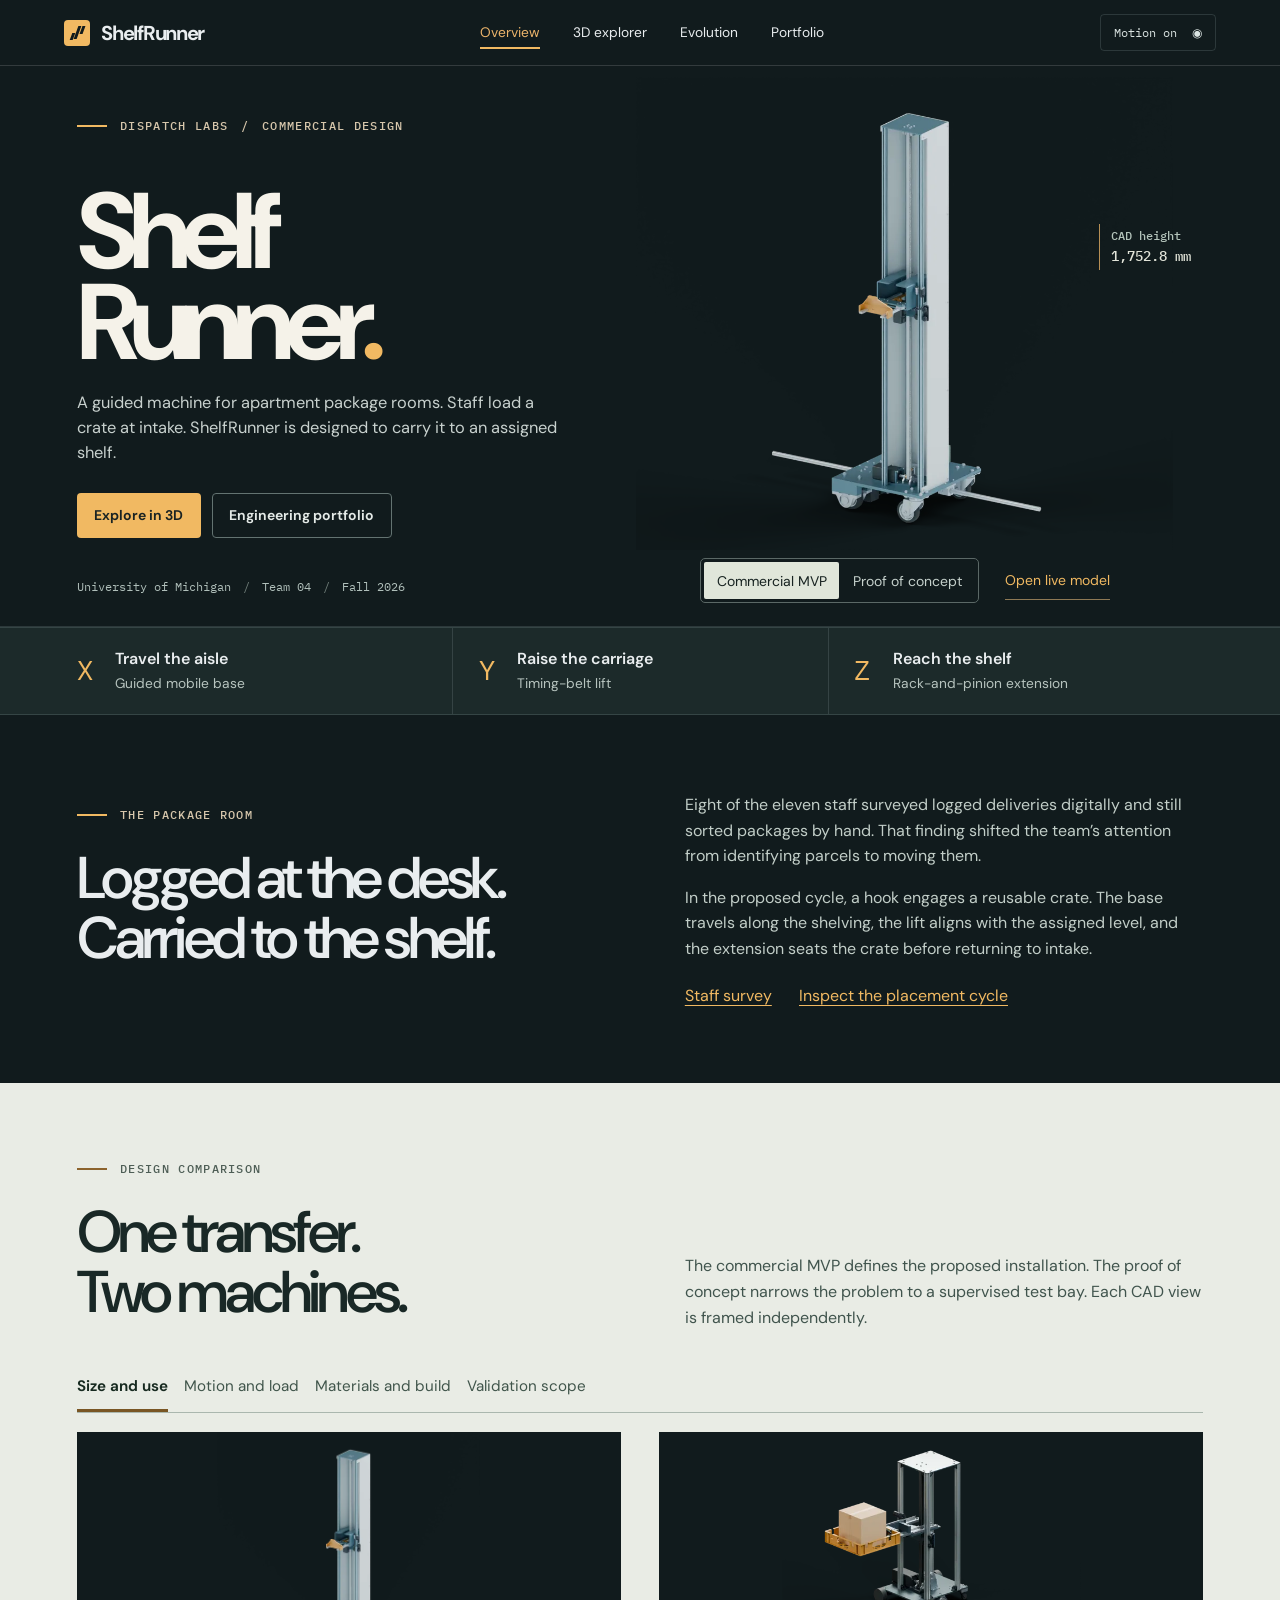
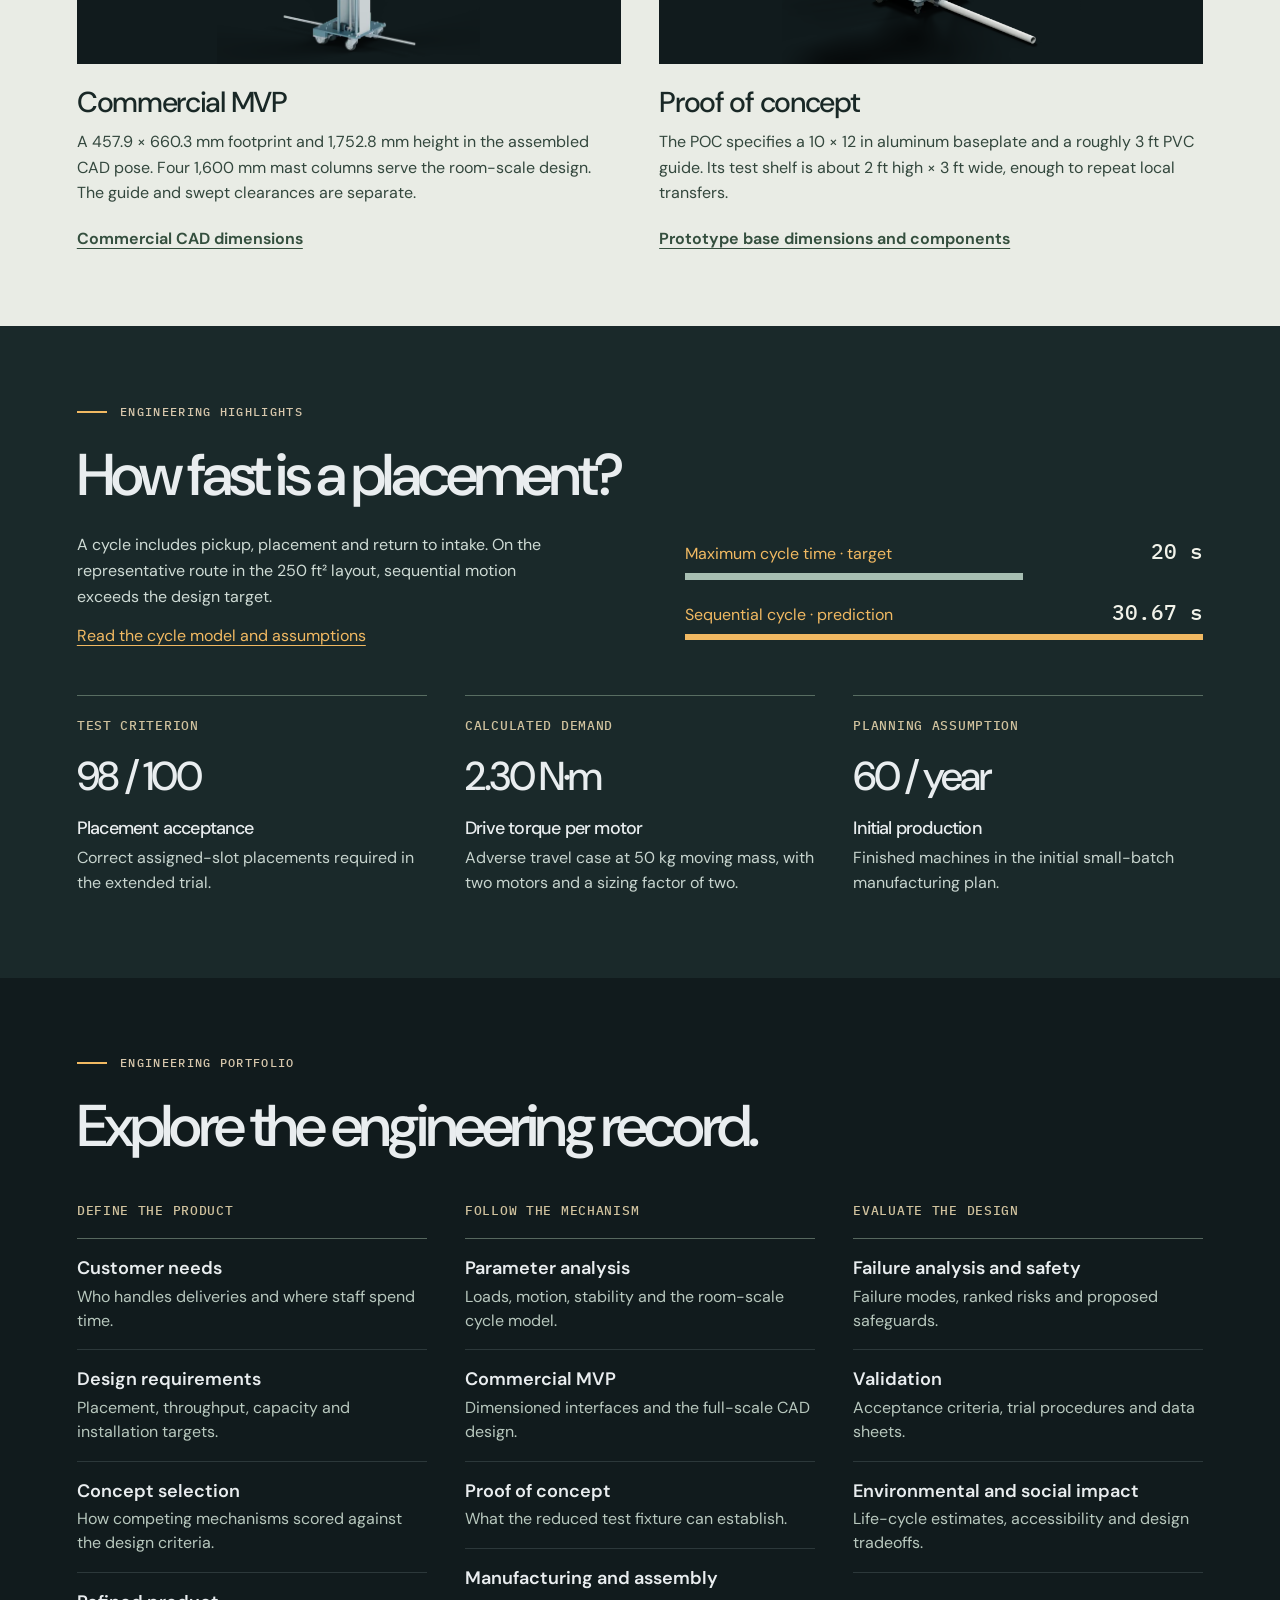
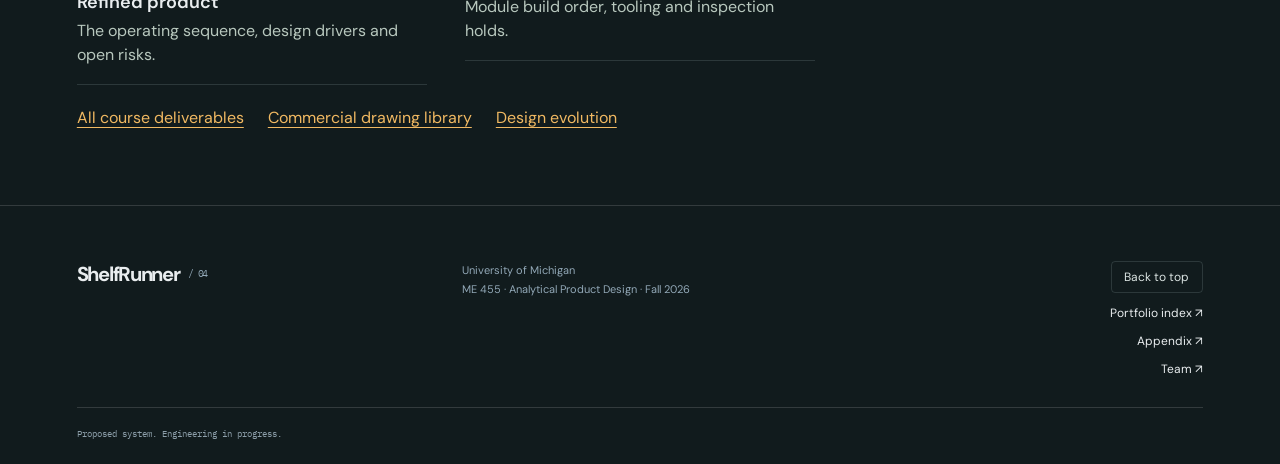
<file: site/index.html>
<!doctype html><html lang="en"><head><meta charset="UTF-8"/><meta name="viewport" content="width=device-width,initial-scale=1"/><meta name="theme-color" content="#111b21"/><meta name="description" content="ShelfRunner — a proposed package-handling system. Explore the mechanism and the ME455 Team 4 engineering portfolio, University of Michigan."/><link rel="preconnect" href="https://fonts.googleapis.com"/><link rel="preconnect" href="https://fonts.gstatic.com" crossorigin/><link rel="stylesheet" href="https://fonts.googleapis.com/css2?family=DM+Sans:wght@400;450;500;550;600;650;700;750;800&amp;family=IBM+Plex+Mono:wght@400;500&amp;display=swap"/>
<script>
  // Discover the CAD still before React starts, only on the overview route.
  if (!location.hash || location.hash === '#/') {
    const preload = document.createElement('link');
    preload.rel = 'preload';
    preload.as = 'image';
    preload.fetchPriority = 'high';
    preload.href = './assets/cad/current/' + (matchMedia('(max-width: 700px)').matches ? 'mvp-studio-small.webp' : 'mvp-studio-dark.webp');
    document.head.append(preload);
  }
</script><title>ShelfRunner — Engineering the last few feet.</title><link rel="icon" href="./favicon.svg"/>  <script type="module" crossorigin src="./assets/index-oA6kVhGZ.js"></script>
  <link rel="stylesheet" crossorigin href="./assets/index-wJSfrMBB.css">
</head><body><div id="root"></div><noscript><main><h1>ShelfRunner engineering portfolio</h1><p><a href="./engineering-drawings.html">Open engineering drawing files</a></p></main></noscript></body></html>
</file>
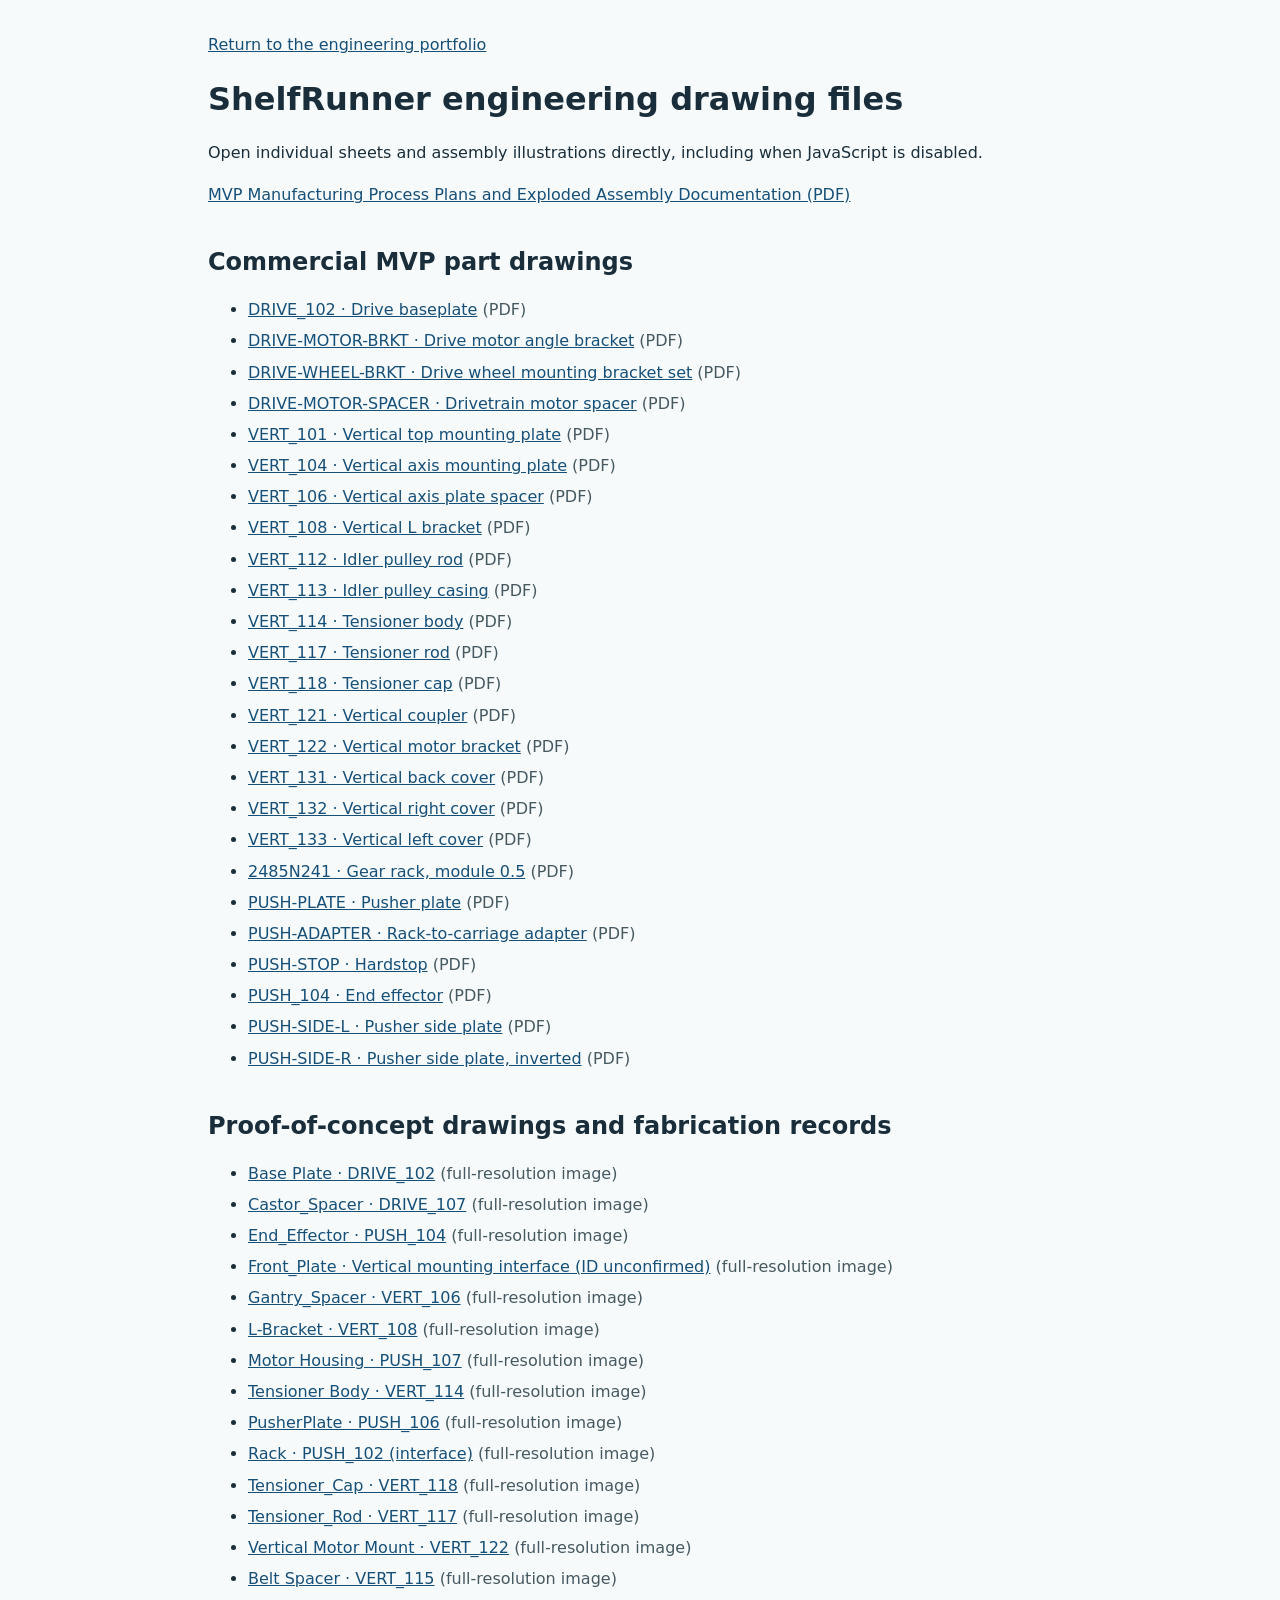
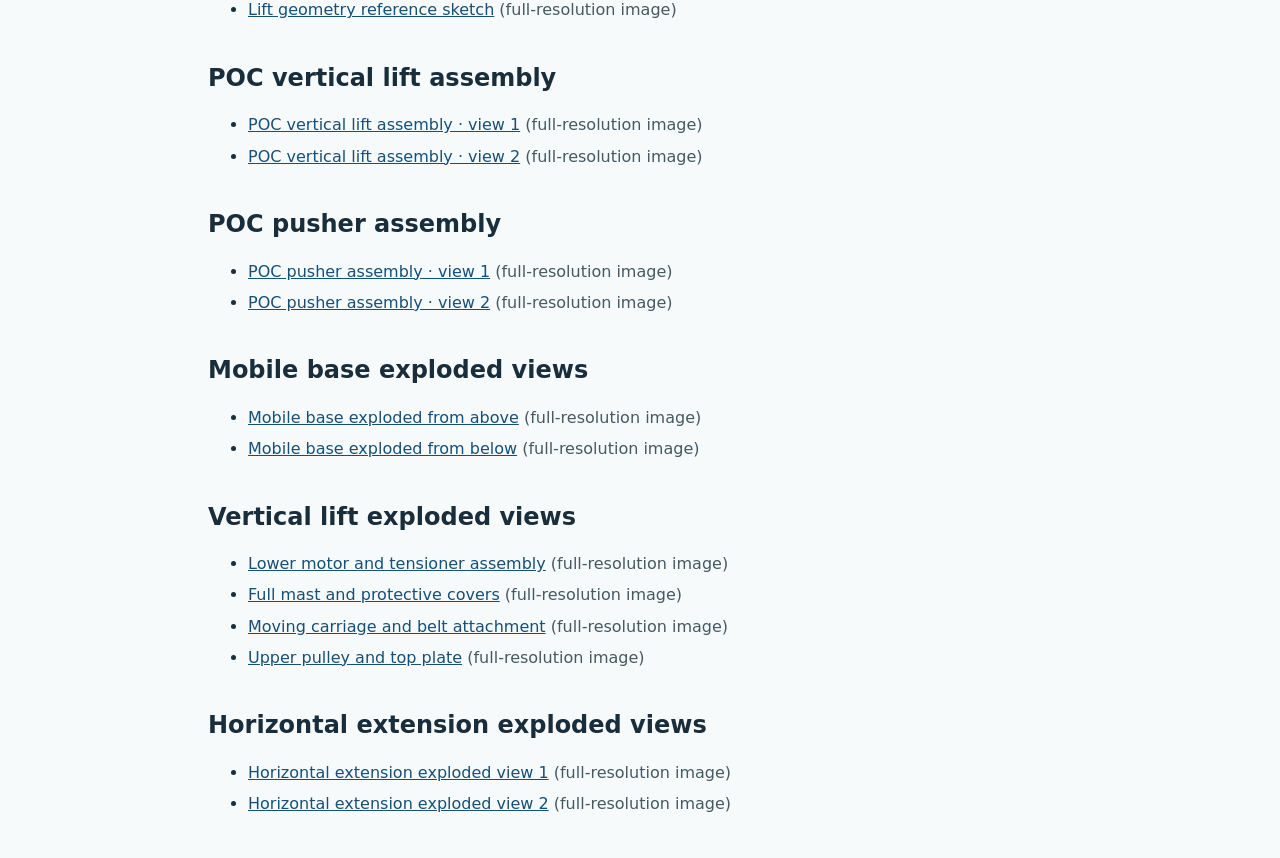
<file: site/engineering-drawings.html>
<!doctype html>
<html lang="en"><head><meta charset="utf-8"><meta name="viewport" content="width=device-width, initial-scale=1">
<title>ShelfRunner engineering drawing files</title><link rel="icon" href="./favicon.svg">
<style>body{margin:2rem auto;padding:0 1.2rem;max-width:54rem;font:1rem/1.65 system-ui,sans-serif;color:#192e3a;background:#f7fafb}a{color:#164f77}h1,h2{line-height:1.2}section{margin:2.5rem 0}li{margin:.3rem 0}li span{color:#465961}</style>
</head><body><main><a href="./#/portfolio">Return to the engineering portfolio</a>
<h1>ShelfRunner engineering drawing files</h1>
<p>Open individual sheets and assembly illustrations directly, including when JavaScript is disabled.</p>
<p><a href="assets/reports/shelfrunner-act24-manufacturing-assembly.pdf">MVP Manufacturing Process Plans and Exploded Assembly Documentation (PDF)</a></p><section><h2>Commercial MVP part drawings</h2><ul><li><a href="assets/reports/mvp-drawing-drive-102.pdf">DRIVE_102 · Drive baseplate</a> <span>(PDF)</span></li><li><a href="assets/reports/mvp-drawing-drive-hub.pdf">DRIVE-MOTOR-BRKT · Drive motor angle bracket</a> <span>(PDF)</span></li><li><a href="assets/reports/mvp-drawing-drive-wheel-brkt.pdf">DRIVE-WHEEL-BRKT · Drive wheel mounting bracket set</a> <span>(PDF)</span></li><li><a href="assets/reports/mvp-drawing-drive-motor-brkt.pdf">DRIVE-MOTOR-SPACER · Drivetrain motor spacer</a> <span>(PDF)</span></li><li><a href="assets/reports/mvp-drawing-vert-101.pdf">VERT_101 · Vertical top mounting plate</a> <span>(PDF)</span></li><li><a href="assets/reports/mvp-drawing-vert-104.pdf">VERT_104 · Vertical axis mounting plate</a> <span>(PDF)</span></li><li><a href="assets/reports/mvp-drawing-vert-106.pdf">VERT_106 · Vertical axis plate spacer</a> <span>(PDF)</span></li><li><a href="assets/reports/mvp-drawing-vert-108.pdf">VERT_108 · Vertical L bracket</a> <span>(PDF)</span></li><li><a href="assets/reports/mvp-drawing-vert-112.pdf">VERT_112 · Idler pulley rod</a> <span>(PDF)</span></li><li><a href="assets/reports/mvp-drawing-vert-113.pdf">VERT_113 · Idler pulley casing</a> <span>(PDF)</span></li><li><a href="assets/reports/mvp-drawing-vert-114.pdf">VERT_114 · Tensioner body</a> <span>(PDF)</span></li><li><a href="assets/reports/mvp-drawing-vert-117.pdf">VERT_117 · Tensioner rod</a> <span>(PDF)</span></li><li><a href="assets/reports/mvp-drawing-vert-118.pdf">VERT_118 · Tensioner cap</a> <span>(PDF)</span></li><li><a href="assets/reports/mvp-drawing-vert-121.pdf">VERT_121 · Vertical coupler</a> <span>(PDF)</span></li><li><a href="assets/reports/mvp-drawing-vert-122.pdf">VERT_122 · Vertical motor bracket</a> <span>(PDF)</span></li><li><a href="assets/reports/mvp-drawing-vert-131.pdf">VERT_131 · Vertical back cover</a> <span>(PDF)</span></li><li><a href="assets/reports/mvp-drawing-vert-132.pdf">VERT_132 · Vertical right cover</a> <span>(PDF)</span></li><li><a href="assets/reports/mvp-drawing-vert-133.pdf">VERT_133 · Vertical left cover</a> <span>(PDF)</span></li><li><a href="assets/reports/mvp-drawing-2485n241.pdf">2485N241 · Gear rack, module 0.5</a> <span>(PDF)</span></li><li><a href="assets/reports/mvp-drawing-push-101.pdf">PUSH-PLATE · Pusher plate</a> <span>(PDF)</span></li><li><a href="assets/reports/mvp-drawing-push-102.pdf">PUSH-ADAPTER · Rack-to-carriage adapter</a> <span>(PDF)</span></li><li><a href="assets/reports/mvp-drawing-push-103.pdf">PUSH-STOP · Hardstop</a> <span>(PDF)</span></li><li><a href="assets/reports/mvp-drawing-push-104.pdf">PUSH_104 · End effector</a> <span>(PDF)</span></li><li><a href="assets/reports/mvp-drawing-push-105.pdf">PUSH-SIDE-L · Pusher side plate</a> <span>(PDF)</span></li><li><a href="assets/reports/mvp-drawing-push-106.pdf">PUSH-SIDE-R · Pusher side plate, inverted</a> <span>(PDF)</span></li></ul></section><section><h2>Proof-of-concept drawings and fabrication records</h2><ul><li><a href="assets/figures/activity25-drawing-03.png">Base Plate · DRIVE_102</a> <span>(full-resolution image)</span></li><li><a href="assets/figures/activity25-drawing-04.png">Castor_Spacer · DRIVE_107</a> <span>(full-resolution image)</span></li><li><a href="assets/figures/activity25-drawing-05.png">End_Effector · PUSH_104</a> <span>(full-resolution image)</span></li><li><a href="assets/figures/activity25-drawing-06.png">Front_Plate · Vertical mounting interface (ID unconfirmed)</a> <span>(full-resolution image)</span></li><li><a href="assets/figures/activity25-drawing-07.png">Gantry_Spacer · VERT_106</a> <span>(full-resolution image)</span></li><li><a href="assets/figures/activity25-drawing-08.png">L-Bracket · VERT_108</a> <span>(full-resolution image)</span></li><li><a href="assets/figures/activity25-drawing-09.png">Motor Housing · PUSH_107</a> <span>(full-resolution image)</span></li><li><a href="assets/figures/activity25-drawing-10.png">Tensioner Body · VERT_114</a> <span>(full-resolution image)</span></li><li><a href="assets/figures/activity25-drawing-11.png">PusherPlate · PUSH_106</a> <span>(full-resolution image)</span></li><li><a href="assets/figures/activity25-drawing-12.png">Rack · PUSH_102 (interface)</a> <span>(full-resolution image)</span></li><li><a href="assets/figures/activity25-drawing-13.png">Tensioner_Cap · VERT_118</a> <span>(full-resolution image)</span></li><li><a href="assets/figures/activity25-drawing-14.png">Tensioner_Rod · VERT_117</a> <span>(full-resolution image)</span></li><li><a href="assets/figures/activity25-drawing-15.png">Vertical Motor Mount · VERT_122</a> <span>(full-resolution image)</span></li><li><a href="assets/figures/activity25-drawing-16.png">Belt Spacer · VERT_115</a> <span>(full-resolution image)</span></li><li><a href="assets/cad/Vertical_Motion_Drawing.webp">Lift geometry reference sketch</a> <span>(full-resolution image)</span></li></ul></section><section><h2>POC vertical lift assembly</h2><ul><li><a href="assets/figures/activity25-assembly-19-view-1.png">POC vertical lift assembly · view 1</a> <span>(full-resolution image)</span></li><li><a href="assets/figures/activity25-assembly-19-view-2.png">POC vertical lift assembly · view 2</a> <span>(full-resolution image)</span></li></ul></section><section><h2>POC pusher assembly</h2><ul><li><a href="assets/figures/activity25-assembly-21-view-1.png">POC pusher assembly · view 1</a> <span>(full-resolution image)</span></li><li><a href="assets/figures/activity25-assembly-21-view-2.png">POC pusher assembly · view 2</a> <span>(full-resolution image)</span></li></ul></section><section><h2>Mobile base exploded views</h2><ul><li><a href="assets/figures/act24-base-above.png">Mobile base exploded from above</a> <span>(full-resolution image)</span></li><li><a href="assets/figures/act24-base-below.png">Mobile base exploded from below</a> <span>(full-resolution image)</span></li></ul></section><section><h2>Vertical lift exploded views</h2><ul><li><a href="assets/figures/act24-z-lower-drive.png">Lower motor and tensioner assembly</a> <span>(full-resolution image)</span></li><li><a href="assets/figures/act24-z-mast-covers.png">Full mast and protective covers</a> <span>(full-resolution image)</span></li><li><a href="assets/figures/act24-z-carriage-belt.png">Moving carriage and belt attachment</a> <span>(full-resolution image)</span></li><li><a href="assets/figures/act24-z-top-pulley.png">Upper pulley and top plate</a> <span>(full-resolution image)</span></li></ul></section><section><h2>Horizontal extension exploded views</h2><ul><li><a href="assets/figures/act24-y-pusher-one.png">Horizontal extension exploded view 1</a> <span>(full-resolution image)</span></li><li><a href="assets/figures/act24-y-pusher-two.png">Horizontal extension exploded view 2</a> <span>(full-resolution image)</span></li></ul></section></main></body></html>
</file>
<file: site/assets/index-wJSfrMBB.css>
:root{font-family:DM Sans,Arial,sans-serif;color:#e9edef;background:#111b21;font-synthesis:none;font-weight:400;--ink:#17272f;--paper:#f3f1eb;--muted:#a6b4bc;--amber:#edb56b;--line:#ffffff24;--mono:"IBM Plex Mono",monospace}*{box-sizing:border-box}html{scroll-behavior:smooth;scroll-padding-top:100px}body{margin:0}button,input,select{font:inherit}button,a{-webkit-tap-highlight-color:transparent}button{cursor:pointer}a{color:inherit;text-decoration:none}a:hover{color:var(--amber)}button:focus-visible,a:focus-visible,input:focus-visible,select:focus-visible,summary:focus-visible,[tabindex]:focus-visible{outline:3px solid #c47c27;outline-offset:5px}button{color:inherit}h1,h2,h3,p{margin-top:0}h1,h2,h3{font-weight:500;letter-spacing:-.045em}p{line-height:1.7}img{max-width:100%;height:auto;display:block}em{font-style:normal;color:#91a7b5}small{font-size:12px;line-height:1.6}h1{font-size:clamp(46px,7vw,96px);line-height:1.02}h2{font-size:clamp(34px,4.6vw,66px);line-height:1.07}h3{font-size:24px}.wrap{padding-left:6%;padding-right:6%;max-width:1600px;margin-inline:auto}.eyebrow{font:10px/1.7 var(--mono);letter-spacing:.14em;text-transform:uppercase;display:block}.mono{font:11px/1.6 var(--mono)}.status-dot{width:6px;height:6px;background:var(--amber);display:inline-block;border-radius:50%;margin-right:8px}.text-link{display:inline-flex;align-items:center;gap:30px;padding:15px 0;border:0;border-bottom:1px solid currentColor;background:none;font-size:13px;font-weight:500;text-align:left}.button{display:inline-flex;align-items:center;justify-content:space-between;gap:40px;padding:17px 23px;font-size:13px;font-weight:600}.primary{background:var(--amber);color:#14252e}.primary:hover{color:#14252e;background:#f8cc91}.section-top{display:flex;justify-content:space-between;align-items:center;gap:25px}.lead{font-size:clamp(22px,2vw,29px);letter-spacing:-.025em;line-height:1.45}.skip-link{position:fixed;top:-80px;left:20px;z-index:100;background:var(--amber);color:var(--ink);padding:14px}.skip-link:focus{top:10px}.site-nav{height:76px;padding:0 4%;display:flex;align-items:center;justify-content:space-between;gap:25px;position:sticky;top:0;z-index:20;background:#111b21f5;border-bottom:1px solid var(--line)}.brand{font-size:19px;font-weight:700;letter-spacing:-.05em;display:flex;align-items:center;gap:9px;white-space:nowrap}.brand-icon{color:var(--amber);font-size:36px;line-height:.4;transform:rotate(-35deg)}.brand-index{font:10px var(--mono);margin-left:8px;color:#879ca9}.site-nav nav{display:flex;gap:32px;align-items:center;font-size:12px}.site-nav nav a[aria-current]{color:var(--amber)}.nav-portfolio{border-left:1px solid var(--line);padding-left:32px}.nav-portfolio span{margin-left:20px}.motion-toggle{font:10px var(--mono);background:none;border:1px solid var(--line);border-radius:0;padding:10px 13px;white-space:nowrap}.motion-toggle span{margin-left:8px}.hero{padding:25px 4% 0;overflow:hidden}.hero-top{display:flex;justify-content:space-between}.hero-title{font-size:clamp(56px,12.3vw,190px);font-weight:750;letter-spacing:-.075em;line-height:.95;margin:34px 0 0;white-space:nowrap;position:relative;z-index:2;pointer-events:none}.hero-title span{color:#98aebc}.hero-title sup{font:12px var(--mono);letter-spacing:0;vertical-align:top;margin:12px 0 0 8px;display:inline-block}.hero-stage{min-height:440px;height:clamp(440px,38vw,580px);position:relative;display:grid;grid-template-columns:32% 68%}.hero-copy{align-self:center;position:relative;z-index:3;padding-top:20px}.hero-copy .eyebrow{color:#9cabb5;font-size:9px}.hero-copy h2{font-size:clamp(26px,3vw,45px);margin:20px 0}.hero-copy p:not(.eyebrow){font-size:13px;color:#afbac0;max-width:300px}.hero-copy .text-link{font-size:12px;display:flex;width:fit-content;margin-top:10px}.hero-model{position:absolute;inset:-62px 0 -5px 28%}.scene-viewport{width:100%;height:100%;position:relative}.hero-callout{position:absolute;right:4%;top:14%;font:9px/1.7 var(--mono);color:#a8bac4;letter-spacing:.07em}.hero-callout small{font:8px var(--mono);color:#8a9ba5}.cross{position:absolute;left:-30px;top:-8px;color:var(--amber);font-size:25px}.vertical-label{position:absolute;right:0;top:45%;writing-mode:vertical-rl;font:9px var(--mono);letter-spacing:.15em;color:#8095a1}.hero-bottom{border-top:1px solid var(--line);padding:24px 0;display:flex;justify-content:space-between;font:10px var(--mono);letter-spacing:.07em}.hero-bottom i{font-size:18px;margin-left:30px;font-style:normal}.hero-copy,.hero-top{animation:enter .85s ease both}.hero-title{animation:enter 1s ease both}@keyframes enter{0%{opacity:0;transform:translateY(18px)}to{opacity:1;transform:none}}.problem{display:grid;grid-template-columns:1fr 1fr;gap:12%;padding-top:140px;padding-bottom:140px;border-top:1px solid var(--line)}.problem h2{font-size:clamp(50px,6vw,90px);margin-top:35px}.problem-copy{padding-top:48px}.problem-copy>p:not(.lead){color:#aebdc6;font-size:15px}.stat-line{border-block:1px solid var(--line);margin:35px 0 18px;padding:24px 0;display:flex;gap:30px;align-items:center}.stat-line strong{font-size:68px;font-weight:450;letter-spacing:-.07em;line-height:1}.stat-line strong span{font-size:30px;color:#8da3b0}.stat-line p{font-size:12px;margin:0}.problem-copy small{color:#91a4b0}.problem-copy .text-link{display:flex;width:fit-content;margin-top:20px}.principle{background:#e9e7df;color:var(--ink);padding-top:65px;padding-bottom:85px}.principle h2{margin:55px 0}.principle-layout{display:grid;grid-template-columns:1.2fr 1fr;gap:10%;align-items:center}.principle-layout figure{margin:0}.principle-layout figure img{mix-blend-mode:multiply;max-height:500px;object-fit:contain}.principle-layout figcaption{font:10px/1.7 var(--mono);color:#54626a;margin-top:25px}.principle-layout p:not(.lead){font-size:14px;color:#4c5b63}.mechanism-list{list-style:none;padding:0;margin:25px 0}.mechanism-list li{border-top:1px solid #17272f30;padding:17px 0;display:flex;align-items:center;gap:15px;font-size:19px;letter-spacing:-.03em}.mechanism-list li>span{font:10px var(--mono);color:#6a777d}.mechanism-list small{margin-left:auto;font:10px var(--mono);color:#5f717a}.evolution-teaser{padding-block:100px}.evolution-teaser h2{margin:30px 0 45px}.evolution-strip{display:grid;grid-template-columns:1fr 30px 1fr 30px 1fr;align-items:center;gap:20px}.evolution-strip img{width:100%;height:240px;object-fit:contain;background:#e9e7df;padding:15px;filter:saturate(.65)}.evolution-strip>span{text-align:center;color:var(--amber);font-size:22px}.evolution-teaser .section-top{margin-top:25px}.evolution-teaser p{color:#a8b6bf;font-size:14px}.portfolio-door{background:#1b2b35;padding-block:80px}.portfolio-door h2{margin:50px 0 25px}.portfolio-door>p{color:#b0bec7;font-size:15px}.gate-link{display:flex;align-items:center;border-top:1px solid #ffffff30;padding:28px 0;gap:40px}.gate-link:first-of-type{margin-top:45px}.gate-link>span:first-child{font:10px var(--mono);min-width:75px;color:#9fb2bf}.gate-link h3{font-size:26px;margin:0}.gate-link>span:last-child{margin-left:auto;font-size:25px}.portfolio-door .button{margin-top:25px}.site-footer{display:grid;grid-template-columns:1fr 1fr 1fr;align-items:start;padding:55px 6% 25px;border-top:1px solid var(--line);gap:30px}.site-footer .brand span{font:10px var(--mono);color:#92a8b7}.site-footer p{font-size:11px;line-height:1.8;color:#92a8b7}.site-footer>div{display:flex;flex-direction:column;gap:12px;font-size:12px;align-items:flex-end}.site-footer>small{grid-column:1/-1;border-top:1px solid var(--line);padding-top:20px;color:#8d9faa;font:9px var(--mono)}.light-site{background:var(--paper);color:var(--ink);--line:#14252e24;--muted:#53636c}.light-site .site-nav{background:#f3f1ebf5}.light-site .brand-icon{color:#a86422}.light-site .site-nav nav a[aria-current]{color:#a35c18}.light-site a:hover{color:#9a5b1b}.light-site em{color:#74838b}.light-site .site-footer p,.light-site .site-footer small{color:#52656f}.doc-heading{padding:65px 0 45px;max-width:920px}.doc-heading .eyebrow{color:#6b7d87;margin-bottom:30px}.doc-heading h1{margin:0 0 30px}.doc-heading>p{max-width:650px;font-size:16px;color:#566772}.portfolio-index{padding-bottom:90px}.index-tools{display:flex;gap:25px;align-items:end;padding:25px 0;border-top:1px solid var(--line)}.index-tools label{display:flex;flex-direction:column;gap:10px;font:10px var(--mono);text-transform:uppercase;letter-spacing:.05em}.index-tools label:first-child{flex:1}.index-tools input,.index-tools select{border:1px solid #aab2b3;background:#faf9f5;border-radius:0;color:var(--ink);padding:14px 16px;font:14px DM Sans,Arial;min-height:48px}.gate-tabs{display:flex;border-bottom:1px solid var(--line);gap:25px;align-items:center}.gate-tabs button{background:none;border:0;border-bottom:3px solid transparent;padding:20px 0;font-size:13px;color:#667781}.gate-tabs button[aria-pressed=true]{border-color:var(--ink);color:var(--ink)}.gate-tabs>a{margin-left:auto;font-size:12px}.index-count{font:10px var(--mono);margin:24px 0;color:#62747f}.index-gate{padding:40px 0 60px;border-bottom:1px solid var(--line)}.index-gate-heading{display:flex;align-items:center;gap:30px;margin-bottom:35px}.gate-number{font-size:75px;line-height:1;color:#a6b0b4;letter-spacing:-.06em;font-weight:400}.index-gate-heading h2{font-size:30px;margin:10px 0 0}.deliverable-links{display:grid;grid-template-columns:1fr 1fr;column-gap:35px;margin-bottom:35px}.deliverable-links a{padding:16px 0;border-top:1px solid var(--line);display:flex;justify-content:space-between;font-size:15px}.deliverable-links a span{color:#8b622f}.requirements-list details{border-top:1px solid var(--line)}summary{list-style:none;cursor:pointer}summary::-webkit-details-marker{display:none}.requirements-list summary{display:flex;align-items:center;gap:20px;font-size:14px;padding:20px 0;font-weight:600}.requirements-list summary small{margin-left:auto;font:10px var(--mono);color:#637780}.requirements-list summary>span{font-weight:400;font-size:23px;width:20px}.requirements-list details[open] summary>span{transform:rotate(45deg)}.requirement-row{display:grid;grid-template-columns:80px 1fr 110px 20px;gap:20px;padding:20px 12px;border-top:1px solid #17272f15;font-size:13px;align-items:start}.requirement-row:hover{background:#e9e7df}.requirement-row small{display:block;color:#6a7d88;margin-top:8px;font:10px var(--mono)}.badge{font:9px/1.3 var(--mono);border:1px solid currentColor;display:inline-block;white-space:nowrap;width:fit-content;padding:5px 7px}.badge.needs-review{color:#845218;background:#ad7d2410}.badge.missing{color:#924c40;background:#a34e3b0b}.badge.complete{color:#2e6852;background:#326b4e0a}.badge.not-yet-applicable{color:#626c74}.index-foot{display:flex;gap:80px;margin-top:40px;font-size:14px}.index-foot p{max-width:600px;font-size:12px;color:#6a7b85}.empty-state{padding:80px 0}.document-layout{display:grid;grid-template-columns:250px minmax(0,1fr);gap:65px;max-width:1520px;margin:auto;padding:0 5%}.doc-sidebar{position:sticky;top:105px;align-self:start;height:calc(100vh - 130px);overflow-y:auto;padding:25px 0}.back-link{font-size:12px;display:block;margin-bottom:38px}.doc-sidebar>.eyebrow{color:#6b7d87;margin-bottom:16px}.doc-sidebar nav{display:flex;flex-direction:column;gap:5px}.doc-sidebar nav a{font-size:12px;line-height:1.5;padding:8px 10px;border-left:2px solid transparent}.doc-sidebar nav a[aria-current]{border-left-color:#ba7c33;background:#e7e6df;font-weight:600}.on-this-page{margin:25px 0;border-top:1px solid var(--line);padding-top:15px;font-size:12px}.on-this-page a{display:block;font-size:11px;margin-top:12px;color:#60717a}.print-link{font-size:11px;border:0;background:none;border-bottom:1px solid currentColor;padding:10px 0;margin-top:25px}.document{min-width:0;padding-bottom:80px}.document>.doc-heading{padding-bottom:30px}.document .doc-heading h1{font-size:clamp(38px,5vw,65px)}.doc-meta{display:flex;flex-wrap:wrap;align-items:center;gap:15px;font:10px/1.8 var(--mono);color:#657781}.document p{font-size:15px;line-height:1.85;max-width:850px}.document h2{font-size:30px;margin:55px 0 22px;letter-spacing:-.035em}.engineering-note{border-left:3px solid #b7792f;background:#e8e2d4;padding:20px 24px;margin:30px 0;font-size:13px;line-height:1.8}.engineering-note>.eyebrow{color:#855a27;margin-bottom:8px}.engineering-note p{font-size:13px;margin-bottom:0}.page-marker{font:9px var(--mono);letter-spacing:.13em;color:#71838b;border-top:1px solid #17272f20;display:block;padding-top:20px;margin:45px 0 20px}.source-narrative{margin-top:60px}.source-narrative>div>h2{margin-top:30px}.source-figure{margin:30px 0 40px}.figure-button{position:relative;background:#e8e7e2;border:1px solid #17272f15;padding:20px;width:100%;display:flex;justify-content:center}.figure-button img{max-height:620px;max-width:100%;width:auto;object-fit:contain}.figure-button>span{position:absolute;bottom:12px;right:12px;background:#17272f;color:#fff;padding:8px 10px;font:9px var(--mono)}figcaption{font-size:12px;line-height:1.65;margin-top:15px;color:#546873}figcaption small{display:block;font:9px/1.7 var(--mono);color:#6c808b;margin-top:7px}.technical-table{margin:40px 0}.technical-table figcaption h3{margin:8px 0 20px;color:var(--ink);font-size:24px}.technical-table .caption{font-size:11px;line-height:1.7;color:#61747f;margin-top:15px}.table-scroll{overflow:auto;max-width:100%;border:1px solid #ccd0cb;background:#f9f8f3}table{border-collapse:collapse;width:100%;font-size:12px;line-height:1.55}th,td{text-align:left;vertical-align:top;padding:13px 15px;border-bottom:1px solid #d6dad5;min-width:100px}th:first-child{min-width:160px}thead{background:#243b49;color:#f3f1eb}thead th{font-size:11px;font-weight:500}tbody th{font-weight:500}tbody tr:nth-child(2n){background:#e9ece7}tbody tr:hover{background:#e2e7df}.technical-table:has(#qfd) th{white-space:normal}dialog{background:var(--paper);color:var(--ink);border:0;padding:25px;max-width:94vw;max-height:94vh;overflow:auto}dialog::backdrop{background:#071219dd}dialog img{max-width:100%;width:auto;margin:30px auto 10px}dialog p{font-size:13px}.dialog-close{position:sticky;top:0;float:right;padding:12px 18px;border:0;color:#fff;background:#243b49;z-index:2}.document-end{display:flex;justify-content:space-between;border-top:1px solid var(--line);padding-top:25px;margin-top:40px;font-size:12px}.source-list a{display:grid;grid-template-columns:1fr auto;gap:8px;padding:18px 0;border-top:1px solid var(--line);font-size:14px}.source-list code{font:10px var(--mono);color:#6b7e89;grid-column:1;overflow-wrap:anywhere}.source-list .badge{grid-column:2;grid-row:1/3;align-self:center}.reference-links li{padding:10px 0;font-size:13px;overflow-wrap:anywhere}.reference-links small{display:block;color:#71828a;font:10px var(--mono)}.cad-section figure{margin:25px 0}.cad-section img{max-height:550px;width:100%;object-fit:contain;background:#fff;padding:20px}.cad-section figcaption{font:10px/1.7 var(--mono)}.explore-intro{padding:65px 6% 40px}.explore-intro h1{margin:30px 0}.explore-intro>p{color:#aab9c2;font-size:14px}.explore-story{position:relative}.explore-stage{height:calc(100svh - 76px);position:sticky;top:76px;width:100%;padding-left:35%;background:#13212a}.stage-caption{position:absolute;left:44%;bottom:30px;font:9px var(--mono);color:#b2c1ca}.chapter-copy{position:relative;margin-top:calc(-100svh + 76px);pointer-events:none}.chapter{height:110svh;display:flex;flex-direction:column;justify-content:center;width:39%;padding:50px 2% 50px 6%;scroll-margin-top:76px}.chapter>*{pointer-events:auto}.chapter h2{font-size:clamp(32px,3.4vw,53px);margin:30px 0 25px}.chapter .eyebrow{color:var(--amber)}.chapter>p{font-size:14px;color:#c0cbd2;line-height:1.8}.chapter .chapter-note{font:10px/1.9 var(--mono);color:#91a8b7;border-top:1px solid var(--line);padding-top:18px;margin-top:10px}.chapter .text-link{align-self:start;font-size:12px;margin-top:15px}.chapter-switch{display:flex;position:absolute;right:4%;bottom:25px;gap:4px}.chapter-switch button{background:#14212a;color:#92a9b7;border:1px solid #ffffff25;padding:10px;font:10px var(--mono)}.chapter-switch button[aria-current]{background:var(--amber);color:var(--ink)}.model-label{font:9px var(--mono);background:#13212ae8;color:#edb56b;padding:8px 12px;border-left:1px solid #edb56b;white-space:nowrap;pointer-events:none}.component-register{display:grid;grid-template-columns:1fr 1fr;gap:12%;padding-block:100px}.component-register h2{margin:30px 0}.component-register details{border-top:1px solid var(--line);padding:20px 0}.component-register summary{display:flex;justify-content:space-between;font-size:14px}.component-register p{color:#b6c5ce;font-size:13px;margin:20px 0 10px}.component-register small{font:9px var(--mono);color:#889eac}.explore-exit{padding:30px 6% 70px;display:flex;justify-content:space-between;font-size:14px}.still-model{height:100%;display:flex;flex-direction:column;justify-content:center;padding:35px}.still-model img{max-height:70%;object-fit:contain;background:#e9e7df}.still-model p{font:10px/1.8 var(--mono);color:#b0c0c9;margin-top:20px}.explore-still .explore-stage{display:none}.explore-still .chapter-copy{margin:0}.explore-still .chapter{height:auto;min-height:600px;width:100%;max-width:1100px;margin:auto;padding:70px 6%;display:block}.chapter-still{max-height:400px;object-fit:contain;background:#fff;margin-top:25px}.scene-loading{height:100%;display:grid;place-items:center;color:#99aeba;font:11px var(--mono)}.evolution-page{padding-bottom:100px}.evolution-page .doc-heading>p{color:#a4b6c1}.evolution-entry{display:grid;grid-template-columns:60px 1fr 1fr;gap:35px;border-top:1px solid var(--line);padding:60px 0;align-items:center}.evolution-number{font:26px var(--mono);color:var(--amber);align-self:start}.evolution-entry h2{font-size:35px;margin:22px 0}.evolution-entry p{font-size:14px;color:#b2c1cb}.evolution-entry small{font:9px/1.7 var(--mono);color:#8fa7b5;display:block}.evolution-entry .text-link{margin-top:15px;font-size:12px}.evolution-entry>img{height:340px;width:100%;object-fit:contain;background:#e9e7df;padding:20px}.page-loading{min-height:60vh;display:grid;place-items:center;font:12px var(--mono)}.reduced-motion *{animation:none!important;scroll-behavior:auto!important;transition:none!important}@media(min-width:1600px){.hero{max-width:1750px;margin:auto}.hero-title{font-size:190px}}@media(max-width:1000px){.site-nav{gap:15px}.site-nav nav{gap:18px}.nav-portfolio{padding-left:18px}.nav-portfolio span{margin-left:5px}.brand-index{display:none}.motion-toggle{padding:9px}.hero-stage{height:480px;grid-template-columns:38% 62%}.hero-model{left:30%;top:0}.hero-callout{top:7%;right:3%}.hero-copy h2{font-size:34px}.hero-title{font-size:12vw}.document-layout{grid-template-columns:190px minmax(0,1fr);gap:35px;padding:0 4%}.problem{gap:7%}.principle-layout{gap:6%}.mechanism-list small{font-size:9px}.stage-caption{left:42%;font-size:8px}.chapter-switch{bottom:60px}.evolution-entry{grid-template-columns:40px 1fr 1fr;gap:20px}}@media(max-width:700px){.site-nav{height:auto;min-height:86px;padding:13px 5%;display:grid;grid-template-columns:1fr auto;gap:14px}.site-nav .brand{font-size:18px}.site-nav nav{grid-row:2;grid-column:1/3;width:100%;justify-content:space-between;font-size:11px;gap:12px}.motion-toggle{grid-column:2;grid-row:1;font-size:9px;padding:7px 9px}.nav-portfolio{padding-left:12px}.desktop-only{display:none}.hero{padding:22px 5% 0}.hero-top{gap:15px}.hero-top .eyebrow{font-size:7px;letter-spacing:.08em}.hero-top>.eyebrow:last-child{text-align:right}.hero-title{font-size:11.65vw;margin-top:28px}.hero-title sup{font-size:7px;margin:5px 0 0 4px}.hero-stage{height:680px;display:flex;flex-direction:column;justify-content:flex-end}.hero-model{inset:0 -5% auto;height:365px}.hero-callout{right:8%;top:20px;font-size:7px}.hero-callout small{font-size:7px}.hero-copy{width:100%;padding:0 0 25px;align-self:initial}.hero-copy h2{font-size:35px;margin:15px 0}.hero-copy p:not(.eyebrow){max-width:330px;font-size:13px}.hero-copy .eyebrow{font-size:8px}.hero-copy .button{padding:14px 20px}.hero-copy .text-link{display:inline-flex;margin-left:15px;font-size:10px;gap:5px;max-width:150px;vertical-align:middle}.vertical-label{top:120px;font-size:7px}.hero-bottom{font-size:8px;letter-spacing:0;padding-block:19px}.hero-bottom i{margin-left:7px}.problem{grid-template-columns:1fr;gap:0;padding-top:75px;padding-bottom:70px}.problem h2{font-size:54px;margin:25px 0}.problem-copy{padding-top:15px}.problem-copy .lead{font-size:24px}.problem-copy>p:not(.lead){font-size:14px}.stat-line strong{font-size:58px}.stat-line{gap:25px}.stat-line p{font-size:11px}.principle{padding-block:50px}.principle .section-top{align-items:start}.principle .eyebrow{font-size:8px}.principle h2{margin:35px 0;font-size:38px}.principle-layout{grid-template-columns:1fr;gap:35px}.principle-layout figure img{max-height:350px}.mechanism-list small{font-size:10px}.evolution-teaser{padding-block:65px}.evolution-teaser h2{font-size:39px}.evolution-strip{gap:8px;grid-template-columns:1fr 10px 1fr 10px 1fr}.evolution-strip img{height:130px;padding:5px}.evolution-strip>span{font-size:14px}.evolution-teaser .section-top{display:block}.portfolio-door{padding-block:50px}.portfolio-door .section-top{align-items:start}.portfolio-door .eyebrow{font-size:8px}.portfolio-door h2{font-size:43px;margin-top:35px}.gate-link{gap:17px;padding:24px 0}.gate-link>span:first-child{min-width:47px;font-size:8px}.gate-link h3{font-size:20px}.site-footer{grid-template-columns:1fr 1fr;padding:40px 6% 25px;gap:25px}.site-footer p{font-size:10px}.site-footer>div{grid-column:1/3;flex-direction:row;justify-content:space-between;font-size:10px}.site-footer>small{font-size:8px}.doc-heading{padding:45px 0 25px}.doc-heading h1{font-size:52px}.doc-heading .eyebrow{font-size:8px;margin-bottom:20px}.doc-heading>p{font-size:14px}.index-tools{flex-direction:column;align-items:stretch;gap:20px}.index-tools input{font-size:12px}.gate-tabs{gap:20px;flex-wrap:wrap}.gate-tabs button{padding:15px 0;font-size:11px}.gate-tabs>a{margin:0 0 15px;width:100%;font-size:11px}.index-count{font-size:8px;line-height:1.8}.index-gate-heading{gap:20px}.gate-number{font-size:55px}.index-gate-heading h2{font-size:25px}.index-gate-heading .eyebrow{font-size:8px}.deliverable-links{grid-template-columns:1fr;gap:0}.deliverable-links a{font-size:14px}.requirement-row{grid-template-columns:1fr auto;gap:10px;padding:20px 0}.requirement-row>.mono{font-size:9px}.requirement-row>span:nth-child(2){grid-column:1/3;grid-row:2;font-size:12px}.requirement-row>.badge{grid-column:2;grid-row:1}.requirement-row>span:last-child{display:none}.requirements-list summary{font-size:12px;gap:12px}.requirements-list summary small{font-size:8px}.index-foot{display:block}.index-foot p{margin-top:25px}.document-layout{display:block;padding:0 6%}.doc-sidebar{height:auto;position:relative;top:0;overflow:visible;padding:20px 0;border-bottom:1px solid var(--line)}.doc-sidebar>.eyebrow,.doc-sidebar nav,.on-this-page,.print-link{display:none}.back-link{margin:0;font-size:12px}.document .doc-heading h1{font-size:39px;overflow-wrap:anywhere}.doc-meta{font-size:9px;overflow-wrap:anywhere}.document p{font-size:14px;line-height:1.8}.document h2{font-size:26px;margin-top:40px}.document h3{font-size:21px}.engineering-note{padding:16px;font-size:12px}.table-scroll{margin-right:-1px}.figure-button{padding:8px}.figure-button>span{font-size:7px;padding:6px}.source-figure figcaption{font-size:11px}.source-list a{grid-template-columns:1fr;font-size:13px}.source-list .badge{grid-row:3;grid-column:1}.source-list code{font-size:8px}.document-end{font-size:10px;gap:20px}.explore-intro{padding:45px 6% 25px}.explore-intro h1{font-size:47px}.explore-intro .eyebrow{font-size:8px}.explore-stage{top:102px;height:calc(100svh - 102px);padding-left:0;padding-top:0}.explore-stage .scene-viewport{height:55%}.chapter-copy{margin-top:calc(-100svh + 102px)}.chapter{height:110svh;width:100%;padding:44svh 7% 20px;justify-content:flex-start;scroll-margin-top:102px}.chapter h2{font-size:31px;margin:15px 0}.chapter>p{font-size:12px;line-height:1.65;margin-bottom:12px}.chapter .eyebrow{font-size:8px}.chapter .chapter-note{font-size:9px;padding-top:10px;margin-top:5px}.chapter .text-link{font-size:10px;margin-top:0;padding:8px 0}.stage-caption{left:7%;top:40%;bottom:auto;font-size:7px}.chapter-switch{right:5%;bottom:auto;top:3%}.chapter-switch button{font-size:8px;padding:7px}.model-label{font-size:7px;padding:6px 8px}.component-register{grid-template-columns:1fr;gap:30px;padding-block:65px}.component-register h2{font-size:40px;margin-bottom:0}.explore-exit{flex-direction:column;gap:20px;font-size:12px}.explore-still .chapter{min-height:0;padding-block:45px}.explore-still .chapter-still{max-height:300px}.evolution-page .doc-heading h1{font-size:48px}.evolution-entry{grid-template-columns:30px 1fr;gap:20px;padding-block:35px}.evolution-entry>img{grid-column:2;height:250px}.evolution-entry h2{font-size:30px}.evolution-entry p{font-size:13px}.evolution-number{font-size:19px}.still-model{padding:25px}.hero .still-model p{font-size:8px}}@media(prefers-reduced-motion:reduce){html{scroll-behavior:auto}*,*:before,*:after{animation:none!important;transition:none!important}}@media print{.site-nav,.site-footer,.doc-sidebar,.skip-link,.figure-button>span,.document-end,.motion-toggle{display:none!important}.document-layout{display:block;padding:0}.document{padding:0}.light-site{background:#fff}.doc-heading{padding-top:0}.document .doc-heading h1{font-size:30pt}.engineering-note{background:#f3f3f3}.table-scroll{overflow:visible}table{font-size:8pt}.technical-table{break-inside:avoid}th,td{padding:5px;min-width:0}.source-figure img{max-height:450px}.document p{font-size:10pt}.badge{font-size:7pt}.document h2{font-size:20pt}.source-figure{break-inside:avoid}a[href^=http]:after{content:" (" attr(href) ")";font-size:8pt}}@media(max-width:700px){.explore-stage{height:42svh;z-index:3;top:86px}.explore-stage .scene-viewport{height:100%}.chapter-copy{margin-top:0}.chapter{height:90svh;padding:38px 7% 30px;scroll-margin-top:calc(86px + 42svh);justify-content:flex-start;background:#13212a}.stage-caption{top:auto;bottom:12px;font-size:7px}.chapter-switch{top:10px}.explore-still .chapter{height:auto}.explore-still .chapter-copy{margin:0}}.projected-label{position:absolute;transform:translate(-20%,-50%)}.deliverable-links[hidden]{display:none}:root{--surface:#111b21;--surface-raised:#1b2b35;--text:#e9edef;--text-secondary:#b5c3cc;--reading-width:800px;--rule:#ffffff24;--space-section:72px}.academic-site{background:var(--surface);color:var(--text);--line:var(--rule);--muted:var(--text-secondary)}.academic-site .doc-heading>p,.academic-site .document p,.academic-site .source-narrative p{color:var(--text-secondary)}.academic-site .doc-heading{padding-top:65px}.academic-site .doc-heading h1{font-size:clamp(44px,5.7vw,80px);max-width:940px;font-weight:500;letter-spacing:-.055em}.academic-opening{border-bottom:1px solid var(--line);margin-bottom:45px;animation:enter .45s ease both}.academic-opening .eyebrow{color:var(--amber)}.academic-site .doc-meta{color:#9eb2bf}.academic-site .document-layout{grid-template-columns:250px minmax(0,1fr);gap:6%;max-width:1600px;margin:auto;padding:0 4%}.academic-site .document{max-width:940px;min-width:0;padding-bottom:60px}.academic-site .document>section>p,.academic-site .source-narrative>div>p{max-width:var(--reading-width);font-size:16px;line-height:1.85}.academic-site .document h2{font-size:clamp(27px,3.2vw,42px);line-height:1.15;margin:24px 0}.academic-site .document h3{font-size:23px}.academic-site .doc-sidebar{top:76px;max-height:calc(100svh - 76px);padding-top:35px;scrollbar-width:thin}.academic-navigation .back-link{color:var(--amber);font:10px var(--mono);padding-bottom:26px;display:block}.academic-navigation details{border-top:1px solid var(--line);padding:16px 0}.academic-navigation summary{display:flex;align-items:flex-start;gap:10px;font-size:12px;line-height:1.5;list-style:none;cursor:pointer}.academic-navigation summary>span{color:#8198a7;font:9px var(--mono);padding-top:3px}.academic-navigation summary i{font:14px var(--mono);margin-left:auto;color:var(--amber)}.academic-navigation details[open] summary i{transform:rotate(45deg)}.academic-navigation details>div{padding:13px 0 0 22px}.academic-navigation a{display:block;font-size:12px;line-height:1.5;padding:9px;color:#a7bac6;border-left:1px solid transparent}.academic-navigation a[aria-current]{color:var(--amber);border-left-color:var(--amber);background:#edb56b0a}.academic-navigation .standalone-page{padding:16px 0;border-top:1px solid var(--line);display:flex;justify-content:space-between}.mobile-portfolio-menu{display:none}.academic-site .print-link{color:#9eb2bf;border-color:var(--line);margin-top:22px}.engineering-section{padding:25px 0 45px;border-bottom:1px solid var(--line)}.section-number{font:11px var(--mono);color:var(--amber)}.engineering-equation{margin:25px 0;padding:28px;background:var(--surface-raised);border-left:2px solid var(--amber);font:clamp(15px,2vw,23px)/1.8 var(--mono);overflow:auto}.academic-site .engineering-note{background:#edb56b0b;border:1px solid #edb56b38;border-left:2px solid var(--amber);color:#d1dbe1}.academic-site .engineering-note .eyebrow{color:var(--amber)}.academic-site .technical-table{margin:40px 0}.academic-site .technical-table figcaption{padding:20px 0}.academic-site .technical-table figcaption h3{margin:8px 0}.academic-site .technical-table table{color:#253943;background:#f0eee7}.academic-site .technical-table th,.academic-site .technical-table td{border-color:#25394324;font-size:12px;line-height:1.6;padding:15px}.academic-site .technical-table thead th{background:#263b47;color:#e9edef}.academic-site .technical-table tbody th{background:#e3e5df}.academic-site .technical-table .caption{color:#9db0bd;font-size:11px;margin-top:14px}.academic-site .table-scroll{border:1px solid var(--line);max-width:100%;overflow:auto}.academic-site .source-figure{margin:45px 0}.academic-site .source-figure figcaption{color:#bccad3;font-size:12px;line-height:1.8;padding-top:16px}.academic-site .source-figure figcaption small{color:#90a6b5}.academic-site .figure-button{background:#eae8e1;padding:18px}.academic-site .cad-section{margin:40px 0}.academic-site .cad-section img{background:#ebe9e3;padding:25px;width:100%;max-height:500px;object-fit:contain}.academic-site .cad-section figcaption{font-size:12px;color:#acbec9;padding:16px 0}.academic-site .source-narrative{padding-top:40px}.academic-site .source-narrative>h2{color:var(--amber);font-size:24px}.academic-site .reference-links{border-top:1px solid var(--line);margin-top:40px}.academic-site .reference-links li{overflow-wrap:anywhere;font-size:13px;margin:10px 0}.academic-site .academic-site .academic-site .academic-site .academic-site .academic-site .badge{color:#c5d0d6;background:#ffffff0a;border-color:#ffffff30}.academic-site .badge.complete{color:#a4d8bc;background:#224739}.academic-site .badge.missing{color:#f0bca7;background:#472f2a}.academic-site .badge.needs-review{color:#edc88e;background:#403827}.academic-pagination{display:grid;grid-template-columns:1fr 1fr;gap:30px;margin-top:60px;padding-top:30px;border-top:1px solid var(--line)}.academic-pagination a{font-size:19px;line-height:1.4}.academic-pagination a:last-child{text-align:right}.academic-pagination span{display:block;font:10px var(--mono);color:var(--amber);margin-bottom:15px}.index-opening{position:relative;overflow:hidden;min-height:390px}.index-opening h1{position:relative;z-index:1}.opening-index{position:absolute;right:0;top:20px;font-size:300px;line-height:1;color:#ffffff04;font-weight:700;letter-spacing:-.08em;pointer-events:none}.academic-site .index-opening h1{font-size:clamp(60px,8vw,115px)}.portfolio-map>section{padding:38px 0 55px;border-top:1px solid var(--line)}.academic-site .index-gate-heading{align-items:start}.academic-site .index-gate-heading h2{font-size:clamp(26px,3.8vw,48px);max-width:680px;margin:0}.academic-site .gate-number{color:#718b9b}.academic-site .deliverable-links a{display:flex;gap:18px;color:#d5dfe4;border-color:var(--line);padding:21px 0}.academic-site .deliverable-links a>span:last-child{margin-left:auto;color:var(--amber)}.page-order{font:10px var(--mono);color:#788f9e}.standalone-index{display:grid;grid-template-columns:1fr 1fr;gap:45px;padding:35px 0;border-block:1px solid var(--line)}.standalone-index a{display:flex;justify-content:space-between;font-size:28px}.standalone-index a span{color:var(--amber)}.coverage-index{padding:85px 0}.coverage-index h2{margin:25px 0 40px}.academic-site input,.academic-site select{background:#1b2b35;color:var(--text);border:1px solid #ffffff30}.academic-site .requirements-list summary{color:var(--text)}.academic-site .requirement-row{color:var(--text-secondary)}.academic-site .index-count,.academic-site .caption{color:#9db1bf}.academic-site .index-tools label{color:#b7c8d2}@media(max-width:1100px){.academic-site .document-layout{grid-template-columns:210px minmax(0,1fr);gap:4%}.academic-site .document .doc-heading h1{font-size:48px}}@media(max-width:800px){.academic-site .document-layout{display:block;padding-inline:6%}.academic-site .doc-sidebar{position:relative;top:0;max-height:none;padding:18px 0;border-bottom:1px solid var(--line)}.desktop-portfolio-menu,.academic-site .print-link{display:none}.mobile-portfolio-menu{display:block}.mobile-portfolio-menu>summary{display:flex;justify-content:space-between;cursor:pointer;font:11px var(--mono);color:var(--amber);padding:7px 0}.academic-site .doc-sidebar nav{display:block}.academic-navigation{padding:20px 0}.academic-site .doc-heading{padding-top:40px}.academic-site .document .doc-heading h1{font-size:clamp(37px,7vw,55px);overflow-wrap:normal}.academic-site .document>section>p,.academic-site .source-narrative>div>p{font-size:15px}.academic-site .doc-meta{flex-wrap:wrap}.academic-pagination a{font-size:16px}.academic-site .site-nav{gap:12px}.academic-site .index-gate-heading,.standalone-index{gap:20px}.standalone-index a{font-size:22px}.engineering-section{padding-bottom:30px}.academic-site .doc-sidebar .back-link{margin-bottom:5px}}@media print{.academic-site{background:#fff;color:#17272f}.academic-site .document p{color:#17272f}.academic-site .doc-sidebar,.academic-pagination{display:none}.academic-site .document-layout{display:block}.academic-site .doc-heading h1{font-size:30pt}.academic-site .academic-site .technical-table table{color:#000}}.academic-site .doc-sidebar nav a[aria-current]{background:#edb56b0d;color:var(--amber);border-left-color:var(--amber)}.academic-site .doc-sidebar nav a:hover{background:#ffffff08;color:var(--amber)}.academic-site .academic-opening>p{max-width:760px;font-size:19px;line-height:1.6}.academic-site .source-figure dialog{color:var(--text);background:var(--surface)}@media(max-width:700px){.academic-site .academic-opening>p{font-size:16px}.academic-site .document h2{font-size:29px}.academic-site .technical-table th,.academic-site .technical-table td{font-size:11px;padding:12px}}@media(max-width:800px){.academic-site .doc-sidebar{height:auto;overflow:visible}}#fig-new-dispatch-logo .figure-button img{max-height:260px;object-fit:contain}.academic-site .technical-table figcaption,.academic-site .technical-table figcaption h3{color:var(--text)}.academic-site .technical-table figcaption .eyebrow{color:#9db1bf}.content-block{scroll-margin-top:110px;min-width:0}.academic-opening .lead{max-width:840px;color:var(--muted);font-size:clamp(18px,2vw,23px);line-height:1.65}.anchor-alias{display:block;scroll-margin-top:110px}.hero-model{background:radial-gradient(ellipse at 48% 55%,#30465350,transparent 64%)}.cad-anchor{display:block;white-space:nowrap;font:10px/1.4 var(--mono);color:#f3d4a6;background:#14232bea;border:1px solid #e7b57555;padding:9px 12px;transform:translate(25px,-30px)}.cad-anchor:before{content:"";position:absolute;width:28px;height:1px;background:#e7b575;left:-25px;bottom:0;transform:rotate(-35deg);transform-origin:right}.inspection-controls{position:absolute;bottom:62px;right:5%;display:flex;flex-wrap:wrap;gap:8px;max-width:460px;justify-content:flex-end;z-index:5;font:10px var(--mono)}.inspection-controls button,.inspection-controls select,.inspection-controls label{background:#182932e8;border:1px solid #9db4c144;color:#e9edef;padding:9px 12px;font:inherit}.inspection-controls label{display:flex;align-items:center;gap:8px}.inspection-controls input{width:90px;accent-color:var(--amber)}.still-model img{object-fit:contain;max-height:90%;border-radius:2px}.chapter-switch{gap:4px}@media(max-width:700px){.inspection-controls{bottom:30px;right:3%;max-width:90%;font-size:8px}.inspection-controls button,.inspection-controls select,.inspection-controls label{padding:6px}.cad-anchor{display:none}.hero-callout{top:6%;right:8%}}.hero-model:has(.still-model) .hero-callout{display:none}.cad-overlay-label{position:absolute;visibility:hidden;pointer-events:none;z-index:4}.cad-loading{position:absolute;inset:0;display:grid;place-items:center;background:#14232b;pointer-events:none}.cad-loading img{max-width:80%;max-height:85%;object-fit:contain}.scene-viewport{background:#14232b;isolation:isolate}.cad-canvas{position:absolute;inset:0;opacity:0;transition:opacity .45s ease}.cad-canvas.is-ready{opacity:1}.cad-loading{background:#14232b;color:#9db0bc;font:10px/1.6 var(--mono);letter-spacing:.08em}.cad-loading i{font-style:normal;color:var(--amber)}.still-model{padding:0;background:#14232b;position:relative;height:100%}.still-model img{width:100%;height:100%;max-height:none;object-fit:contain}.still-model p{position:absolute;bottom:12px;left:20px;right:20px;margin:0;color:#9db0bc;font:9px var(--mono)}.chapter-still{background:#14232b}.scene-viewport:has(.cad-canvas:not(.is-ready)) .inspection-controls{visibility:hidden}.still-model picture{display:block;width:100%;height:100%;background:#14232b}.still-model img{background:#14232b;border-radius:0}#fig-new-functional dialog{width:94vw}#fig-new-functional dialog img{width:1800px;max-width:none;margin:30px 0 10px}.content-block[id^=activity25-drawing-] .figure-button img{max-height:none}.content-block[id^=activity25-drawing-] dialog{width:94vw}.content-block[id^=activity25-drawing-] dialog img{max-width:none;max-height:none;width:auto;margin-top:30px}.eco-charts{display:grid;grid-template-columns:repeat(auto-fit,minmax(min(100%,275px),1fr));gap:16px;margin-bottom:20px}.eco-chart{padding:16px;background:var(--surface-raised);border:1px solid var(--line)}.eco-chart h4{margin:0 0 14px}.eco-chart-row{display:grid;grid-template-columns:1fr auto;gap:3px 12px;margin-top:10px;font-size:13px}.eco-chart-value{font-family:var(--mono)}.eco-chart-track{position:relative;grid-column:1 / -1;height:10px;background:var(--line)}.eco-chart-zero,.eco-chart-bar{position:absolute;inset-block:0}.eco-chart-zero{z-index:1;border-left:1px solid var(--muted)}.eco-chart-bar{background:#8bc7b3}.eco-chart-recovery{box-sizing:border-box;border:1px solid var(--amber);background:repeating-linear-gradient(135deg,var(--amber) 0 1px,transparent 1px 4px)}.cad-model-switch{display:flex;flex-wrap:wrap;gap:.5rem;margin-top:1rem}.cad-model-switch button{border:1px solid var(--line);border-radius:.35rem;background:transparent;color:inherit;padding:.6rem .9rem}.cad-model-switch button[aria-pressed=true]{border-color:var(--amber);color:var(--amber)}.commercial-explorer{padding-bottom:3rem}.commercial-explorer .scene-viewport{position:relative;height:clamp(320px,66svh,720px);border:1px solid var(--line)}.commercial-still img{width:100%;height:100%;object-fit:contain}.reference-entry a[download]{text-decoration:underline;text-underline-offset:.22em}.reference-entry:has(a[download]) small{display:block;margin-top:.25rem;color:var(--muted)}.portfolio-search{max-width:50rem;padding:1.4rem 0 2rem}.portfolio-search label{display:block;font-weight:650;margin-bottom:.55rem}.portfolio-search input{width:100%;border:1px solid #667985;border-radius:.3rem;background:#17272f;color:#f3f1eb;padding:.75rem .85rem;font:inherit}.portfolio-search input::placeholder{color:#a6b4bc}.portfolio-search ul{list-style:none;padding:0;margin:.7rem 0 0}.portfolio-search li{padding:.55rem 0;border-bottom:1px solid var(--line)}.portfolio-search li a{color:var(--amber);text-decoration:underline;text-underline-offset:.2em}.portfolio-search li small{display:block;color:var(--muted);margin-top:.2rem;overflow-wrap:anywhere}.drawing-sheet .figure-button img{max-height:35rem;object-fit:contain;background:#fff}.drawing-sheet dialog{max-height:90dvh;overflow:auto}.drawing-sheet dialog img{display:block;width:100%;max-height:none;max-width:none;object-fit:contain;background:#fff}.drawing-sheet .drawing-full-size{display:inline-block;color:inherit;text-decoration:underline;padding:.5rem}#mvp-drawing-index{display:grid;grid-template-columns:repeat(3,minmax(0,1fr));column-gap:1.15rem}#mvp-drawing-index>:not([id$=-index].block-link){grid-column:1/-1}#mvp-drawing-index>.block-link[id$=-index] .text-link{width:100%;margin-top:.18rem;overflow-wrap:anywhere}@media(max-width:880px){#mvp-drawing-index{grid-template-columns:repeat(2,minmax(0,1fr))}}@media(max-width:560px){#mvp-drawing-index{grid-template-columns:minmax(0,1fr)}}.drawing-library{border:1px solid var(--line);margin:2rem 0;padding:clamp(.8rem,2vw,1.45rem);background:#14242d;scroll-margin-top:5.5rem}.drawing-library h3,.drawing-library h4{margin:.2rem 0 .55rem;line-height:1.3}.drawing-library-header p{margin:0;color:var(--muted)}.drawing-library-toolbar,.drawing-library-navigation,.drawing-links,.drawing-zoom{display:flex;align-items:center;flex-wrap:wrap;gap:.55rem}.drawing-library-toolbar{justify-content:space-between;align-items:end;margin:1rem 0;gap:.85rem}.drawing-library-toolbar label{display:flex;flex:1 1 17rem;min-width:0;flex-direction:column;gap:.35rem;font-size:.85rem}.drawing-library-toolbar select{width:100%;padding:.55rem;background:#192d3a;border:1px solid #66808e;border-radius:4px;color:inherit;font:inherit}.drawing-library button:not(.library-preview){border:1px solid #5b7481;background:#223945;color:#f1f3f3;font:inherit;font-size:.82rem;padding:.45rem .7rem;border-radius:4px;cursor:pointer}.drawing-library button:disabled{opacity:.45;cursor:default}.drawing-library-navigation span,.drawing-zoom span{font:inherit;font-size:.82rem;color:var(--muted);min-width:3.4rem;text-align:center}.drawing-library-content{display:grid;gap:1.15rem}.library-figure{margin:0;min-width:0}.library-preview{border:1px solid #738792;background:#fff;width:100%;height:clamp(15.5rem,48vw,33rem);padding:.3rem;cursor:zoom-in;display:grid;place-items:center}.library-preview img{width:100%;height:100%;min-height:0;object-fit:contain}.assembly-library .library-preview{height:clamp(16rem,38vw,28rem)}.library-figure figcaption{margin:.7rem 0;color:#c5d1d8;font-size:.86rem;line-height:1.6}.library-figure figcaption small{display:block;color:var(--muted)}.drawing-links{padding-bottom:.3rem;align-items:baseline}.drawing-links a,.drawing-record>a,.drawing-zoom a{text-decoration:underline;text-underline-offset:.2em;font-size:.85rem;color:#eee2ce}.drawing-record{padding:1rem;background:#182b35;border:1px solid var(--line);overflow-wrap:anywhere}.drawing-record dl{margin:0;display:grid;grid-template-columns:repeat(2,minmax(0,1fr));gap:.8rem 1.25rem}.drawing-record dl div{border-top:1px solid var(--line);padding-top:.65rem}.drawing-record dt{font-size:.86rem;font-weight:700;color:#e5bc86}.drawing-record dd{margin:.22rem 0 0;color:#d0dce1;font-size:.92rem;line-height:1.52}.drawing-record .drawing-record-source{color:var(--muted);font-size:.82rem}.drawing-dialog{box-sizing:border-box;width:min(98vw,1600px);max-width:98vw;height:94dvh;max-height:94dvh;padding:.75rem;border:1px solid #6c8895;background:#12242d;color:#eef2f3;overflow:hidden}.drawing-dialog[open]{display:grid;grid-template-rows:auto minmax(0,1fr);gap:.6rem}.drawing-dialog::backdrop{background:#061219db}.drawing-dialog .drawing-dialog-bar{display:grid;grid-template-columns:1fr auto;gap:.35rem .7rem;align-items:center}.drawing-dialog .drawing-dialog-bar h3{font-size:clamp(.9rem,2.2vw,1.3rem);margin:.15rem 0;overflow-wrap:anywhere}.drawing-dialog .drawing-zoom{justify-self:end}.drawing-pan{min-width:0;overflow:auto;background:#fff;overscroll-behavior:contain;container-type:size;align-content:safe center}.drawing-pan[data-zoomed=true]{cursor:grab}.drawing-pan[data-zoomed=true]:active{cursor:grabbing}.drawing-pan img{display:block;margin-inline:auto;max-width:none;height:auto;-webkit-user-select:none;user-select:none;background:#fff}.drawing-library :focus-visible{outline:2px solid var(--amber);outline-offset:2px}@media(max-width:640px){.drawing-library{scroll-margin-top:8rem}.drawing-record dl{grid-template-columns:1fr}.drawing-library-toolbar{align-items:stretch}.drawing-dialog .drawing-library-navigation,.drawing-dialog .drawing-zoom{grid-column:1/-1;justify-self:start}}.equation-detail{margin:-.7rem 0 1.5rem;padding:.2rem 0 .6rem;border-bottom:1px solid var(--line)}.equation-detail summary{width:fit-content;color:var(--amber);cursor:pointer}.equation-detail .engineering-equation{margin:1rem 0}.engineering-equation{padding:clamp(.65rem,2.5vw,1.75rem)}.engineering-equation math{font-size:clamp(1rem,2.05vw,1.45rem)}.equation-detail summary:after{content:" +";margin-inline-start:.3em}.equation-detail[open] summary:after{content:" −"}:root{--ink-deep:#111b1d;--plate:#edece7;--accent:#f1b962;--accent-soft:#f9d59d;--lab-line:#afc2c32c}body{background:var(--ink-deep)}.site-nav{background:#111b1d;padding-inline:clamp(1.25rem,5vw,6rem);height:66px}.brand{font-size:1.26rem;letter-spacing:-.065em}.brand-mark{display:inline-flex;align-items:center;justify-content:center;gap:2px;background:var(--accent);color:var(--ink-deep);height:26px;width:26px;border-radius:4px;margin-right:.15rem}.brand-mark i{width:3px;height:13px;background:currentColor;transform:skew(-20deg)}.brand-mark i:first-child{height:7px;align-self:flex-end;margin-bottom:6px}.brand-mark i:last-child{height:8px;align-self:flex-start;margin-top:6px}.site-nav nav{font-size:.86rem;gap:clamp(.9rem,2.6vw,3rem)}.site-nav nav a{line-height:1.7;position:relative}.site-nav nav a[aria-current]:after{content:"";height:2px;background:var(--accent);position:absolute;bottom:-5px;left:0;right:0}.site-nav .nav-portfolio{border:0;padding-left:0}.motion-toggle,.back-top{border:1px solid var(--lab-line);color:#dbe4e2;background:transparent;border-radius:4px;font-size:.75rem}.back-top{padding:.45rem .8rem}.product-hero{display:grid;grid-template-columns:minmax(0,.86fr) minmax(0,1.14fr);border-bottom:1px solid var(--lab-line);max-width:1920px;margin:auto;background:var(--ink-deep)}.product-copy{padding:clamp(2.5rem,4vw,5.8rem) clamp(1.3rem,4vw,5.8rem) 1.7rem max(5vw,1.3rem);display:flex;flex-direction:column;align-items:flex-start}.folio-kicker{display:flex;align-items:center;gap:.8rem;color:#d7c7ac;font:500 .75rem/1.5 var(--mono);letter-spacing:.11em;text-transform:uppercase}.folio-kicker:before{content:"";width:1.9rem;height:2px;background:var(--accent);flex:none}.product-copy h1{margin:clamp(2.1rem,4vw,4.5rem) 0 1.5rem;color:#f5f2e9;font-family:DM Sans,Arial,sans-serif;font-size:clamp(5.2rem,8.7vw,10.8rem);line-height:.84;font-weight:700;letter-spacing:-.086em}.product-copy h1 span{display:block}.product-copy h1 i,.lab-heading h1 i{color:var(--accent);font-style:normal}.product-copy>p{color:#c8d1ce;font-size:clamp(1rem,1.28vw,1.28rem);line-height:1.52;max-width:23em;margin-bottom:1.7rem}.product-actions{display:flex;align-items:center;flex-wrap:wrap;gap:.7rem}.button.primary,.outline-action,.record-explorer{padding:.78rem 1.03rem;border:1px solid transparent;border-radius:4px;font-size:.875rem;font-weight:650}.button.primary{gap:.65rem;background:var(--accent);color:#192323}.outline-action,.record-explorer{border-color:#637371;color:#e4eae7}.outline-action:hover,.record-explorer:hover{border-color:var(--accent);color:var(--accent)}.cube-icon{font-size:1.5rem;line-height:.8}.product-credit{margin-top:auto;padding-top:2.5rem;color:#b0bfba;font:.74rem/1.6 var(--mono)}.product-credit span{color:#707e79;padding-inline:.32rem}.hero-plate{position:relative;margin:0;min-width:0;min-height:clamp(440px,39vw,720px);display:grid;grid-template-rows:minmax(0,1fr) auto}.plate-product{position:relative;min-height:0}.hero-render,.plate-product>.scene-viewport{position:absolute;inset:0;width:100%;height:100%;object-fit:contain;background:transparent}.hero-plate .plate-bottom{display:flex;align-items:center;justify-content:space-between;margin:0;padding:.55rem 5vw 1.5rem 1rem;gap:.8rem;color:#aec0ba;font:.75rem/1.5 var(--mono)}.plate-bottom b{color:var(--accent);margin:0 .35rem;font-weight:400}.plate-bottom button{border:0;border-bottom:1px solid #8ea39a;color:#e7e9de;background:transparent;padding:.4rem 0}.plate-bottom button span{color:var(--accent);margin-left:.4rem}.axis-strip{display:grid;grid-template-columns:repeat(3,1fr);padding:0 5vw;background:#1b292a;border-bottom:1px solid var(--lab-line)}.axis-strip>div{display:flex;align-items:center;gap:1rem;margin:1.35rem 0;padding-left:2.3rem;border-left:1px solid var(--lab-line)}.axis-strip>div:first-child{padding-left:0;border:0}.axis-letter{display:grid;place-items:center;width:2.4rem;height:2.4rem;border:1px solid #b6bfaf55;border-radius:50%;font:1rem var(--mono);color:var(--accent)}.axis-strip strong,.axis-strip small{display:block}.axis-strip strong{font-weight:550}.axis-strip small{color:#a8bab5}.problem{padding-block:clamp(4rem,6.3vw,7rem)}.problem-copy{padding-top:1.5rem}.principle,.evolution-entry>img,.evolution-strip img{background:#eeede6}.principle-layout figure img,.evolution-entry>img,.evolution-strip img,.academic-site .figure-button{border-radius:5px}.academic-site .academic-opening{border-top:3px solid var(--accent);margin-top:2rem;padding-block:clamp(1.5rem,3vw,3.3rem)}.record-explorer{display:inline-block;margin-bottom:1.2rem}.academic-site .academic-navigation a,.academic-site .academic-navigation summary{font-size:.85rem}.academic-site .source-figure figcaption,.academic-site .technical-table .caption,.academic-site .source-figure figcaption small{font-size:.83rem;line-height:1.65}.academic-site .technical-table th,.academic-site .technical-table td{font-size:.87rem}.academic-site .table-scroll,.academic-site .engineering-equation,.academic-site .drawing-library,.academic-site .engineering-note{border-radius:5px}.academic-site .source-figure .figure-button{overflow:hidden}.academic-site .deliverable-links a,.gate-link,.evolution-entry .text-link,.figure-button img,.button,.outline-action{transition:color .2s,border-color .2s,background .2s,transform .2s}.academic-site .deliverable-links a:hover,.gate-link:hover{background:#edb56b0a}.figure-button:hover img{transform:scale(1.008)}.academic-site .index-opening{min-height:0;padding-bottom:2rem}.academic-site .portfolio-search{padding-top:1.6rem}.academic-site .engineering-section{padding-block:1.8rem 2.8rem}.document section[id],.document .content-block,.component-register{scroll-margin-top:82px}.evolution-page .doc-heading p{color:#c0cdcd}.product-copy>*{animation:enter .55s ease-out both}@media(max-width:850px){.product-copy{padding-left:4vw}.product-actions{gap:.5rem}.product-actions>a{font-size:.8rem}.axis-strip>div{padding-left:1.2rem}.product-credit{font-size:.68rem}.product-copy h1{font-size:10vw}}@media(max-width:700px){.site-nav{height:auto;min-height:86px;gap:.65rem}.site-nav nav{justify-content:space-between;font-size:.81rem}.site-nav .brand{font-size:1.1rem}.product-hero{grid-template-columns:1fr}.product-copy{padding:1.65rem 5vw 1.35rem}.product-copy h1{font-size:clamp(3.65rem,13vw,5.6rem);margin:1.3rem 0 .8rem;letter-spacing:-.075em}.product-copy h1 span{display:inline}.product-copy>p{font-size:1rem;margin:0 0 1rem;max-width:34em}.product-credit{padding-top:1.2rem;font-size:.69rem}.product-hero .folio-kicker{font-size:.68rem}.hero-plate{min-height:0;height:clamp(285px,76vw,450px)}.hero-plate>figcaption,.plate-bottom{padding:.55rem 5vw}.axis-strip{padding:0 4vw}.axis-strip>div{margin:.8rem 0;padding-left:.55rem;gap:.4rem}.axis-letter{width:1.65rem;height:1.65rem;flex:none;font-size:.76rem}.axis-strip strong{font-size:.75rem}.axis-strip small{display:none}.document section[id],.document .content-block{scroll-margin-top:104px}}@media(prefers-reduced-motion:reduce){html{scroll-behavior:auto}*,*:before,*:after{animation-duration:.001ms!important;transition-duration:.001ms!important}}@media print{.back-top,.record-explorer{display:none}.academic-site .academic-opening{border:0;margin:0}.academic-site .technical-table td,.academic-site .technical-table th{font-size:8pt}}.subsystem-library,.controls-note{display:grid;grid-template-columns:1fr 1.25fr;gap:8vw;padding-block:clamp(3rem,6vw,7rem)}.subsystem-library h2,.controls-note h2{font-size:clamp(2.2rem,4vw,4.7rem);margin:1.4rem 0}.subsystem-library .text-link,.controls-note .text-link{margin-top:1rem}.subsystem-list details{border-top:1px solid var(--lab-line);padding:1rem 0}.subsystem-list summary{display:flex;align-items:center;justify-content:space-between;font-size:1.04rem}.subsystem-list summary span{color:var(--accent)}.subsystem-list p{margin:.8rem 0}.subsystem-list small{color:#ddc7a6}.controls-note{background:#263631;align-items:center}.controls-note img{border-radius:5px;background:#fff}.section-menu{margin:0 0 1.25rem;border-bottom:1px solid var(--line)}.section-menu summary{display:flex;align-items:center;justify-content:space-between;padding:.85rem 0;font-size:.87rem;font-weight:600;color:var(--accent)}.section-menu summary span{font-size:1rem;font-weight:400}.section-menu[open] summary span{transform:rotate(45deg)}.section-menu nav{padding-bottom:.7rem}.section-menu nav a{font-size:.82rem;color:#c4cfcc}.academic-site .section-menu nav a[aria-current]{background:#edb56b0d;color:var(--amber)}.portfolio-map section[id]{scroll-margin-top:1rem}@media(max-width:800px){.section-menu{margin-bottom:.2rem}}@media print{.section-menu{display:none}}@media screen{.academic-site .document-layout{max-width:1920px;grid-template-columns:clamp(198px,15vw,250px) minmax(0,1fr);column-gap:clamp(30px,3.5vw,72px)}.academic-site .document{max-width:none}.academic-site .document .content-block:not(:has(.technical-table)),.academic-site .document .academic-opening,.academic-site .academic-pagination{max-width:940px}.academic-site .technical-table{margin:1.8rem 0 2.5rem}.academic-site .technical-table figcaption{padding:.5rem 0}.technical-table .table-hint{display:block;font:.76rem/1.5 var(--mono);color:#c2d0d4;margin:0 0 .5rem}.technical-table .table-scroll{overscroll-behavior-x:contain;scrollbar-color:#839493 #dae0db}.technical-table .table-scroll[data-long=true]{max-height:70svh}.technical-table table{width:100%;table-layout:fixed;border-collapse:separate;border-spacing:0}.academic-site .technical-table :is(th,td){min-width:0;padding:.58rem .68rem;font-size:.89rem;line-height:1.48;vertical-align:top;overflow-wrap:break-word}.academic-site .technical-table thead th{line-height:1.35;font-weight:600}.technical-table [data-long=true] thead th{position:sticky;top:0;z-index:2}.technical-table [data-pin=true] tr>:first-child{position:sticky;left:0;z-index:1;box-shadow:1px 0 #b6bfba}.technical-table [data-pin=true] thead tr>:first-child{z-index:3}.technical-table [data-kind=number]{text-align:right;font-variant-numeric:tabular-nums}.technical-table tbody [data-kind=identifier]{white-space:nowrap;font:500 .83rem/1.55 var(--mono)}}.lab-track{position:relative}.lab-station{--nav-height:66px;position:sticky;top:var(--nav-height);height:calc(100svh - var(--nav-height));min-height:370px;display:grid;grid-template-rows:auto minmax(0,1fr) auto;background:#111b1d;border-bottom:1px solid var(--lab-line)}.lab-static .lab-station{position:relative;top:0}.study-bar,.study-tools,.study-transport,.inspection-tools,.transport,.model-tabs,.mode-tabs,.study-chapters{display:flex;align-items:center}.study-bar{justify-content:space-between;padding:.9rem 5vw;border-bottom:1px solid var(--lab-line);gap:1rem}.study-bar h1{font-size:clamp(1.35rem,2.2vw,2.25rem);margin:0;line-height:1.15;letter-spacing:-.055em}.study-bar h1 i{color:var(--accent);font-style:normal}.model-tabs,.mode-tabs{border:1px solid #465755;padding:3px;border-radius:4px;gap:2px}.study-dock button,.part-inspector summary,.model-tabs a{color:#c8d5d0;font-family:inherit;font-size:.82rem;line-height:1.3;background:transparent;border:0;border-radius:2px;white-space:nowrap;cursor:pointer}.model-tabs a,.mode-tabs button{padding:.46rem .8rem}.model-tabs a[aria-current]{color:#192523;background:var(--accent);font-weight:650}.mode-tabs button[aria-pressed=true]{background:#cad5cd;color:#132322}.study-theatre{position:relative;min-height:0;isolation:isolate;background:radial-gradient(ellipse at 56% 58%,#213134,#152124 40%,#111b1d 76%)}.study-theatre>.scene-viewport{position:absolute;inset:0;background:transparent;width:100%;height:100%}.study-canvas,.study-canvas canvas{touch-action:pan-y!important}.study-canvas[data-orbit=true],.study-canvas[data-orbit=true] canvas{touch-action:none!important;cursor:grab}.study-canvas[data-orbit=true] canvas:active{cursor:grabbing}.stage-readout{position:absolute;top:48%;left:5vw;transform:translateY(-50%);width:30%;max-width:33rem;pointer-events:none}.stage-readout.caption-right{left:auto;right:5vw;top:42%}.caption-current>*{animation:study-copy-in .24s ease-out both}.caption-leaving{animation:study-copy-out .11s ease-in both}@keyframes study-copy-out{to{opacity:0;translate:0 -.3rem}}@keyframes study-copy-in{0%{opacity:0;translate:0 .4rem}to{opacity:1;translate:0 0}}.stage-readout h2{font-size:clamp(2.25rem,4.2vw,5.1rem);letter-spacing:-.06em;line-height:1.02;margin:.8rem 0 1rem;text-wrap:balance}.stage-readout .folio-kicker{font-size:.7rem;letter-spacing:.09em;color:var(--accent)}.stage-readout p,.library-intro p,.controls-note p,.subsystem-list p{color:#bfcec9;line-height:1.55}.stage-readout p{max-width:36em;margin:0;font-size:clamp(.94rem,1.14vw,1.19rem)}.mvp-leader{position:absolute;inset:0;width:100%;height:100%;pointer-events:none}.mvp-leader line,.mvp-leader circle,.mvp-anchor{visibility:hidden}.mvp-leader line{stroke:#efb568;stroke-width:1.2}.mvp-leader circle{fill:var(--accent);stroke:#442e17}.mvp-anchor{position:absolute;pointer-events:none;left:0;top:0;padding:.3rem .5rem;background:#13201ff2;border-left:2px solid var(--accent);color:#fff0db;max-width:80%;font:.69rem/1.45 var(--mono);border-radius:2px}.study-dock{z-index:2;padding:.75rem 5vw .8rem;background:#152122;border-top:1px solid var(--lab-line)}.study-tools,.study-transport{justify-content:space-between;gap:1rem}.inspection-tools,.transport{gap:.35rem}.inspection-tools>button,.part-inspector summary,.transport button{border:1px solid #51625e;padding:.45rem .7rem}.study-dock button:disabled{opacity:.45;cursor:default}.inspection-tools button[aria-pressed=true]{border-color:var(--accent);color:var(--accent)}.transport .play-control{background:var(--accent);border-color:var(--accent);color:#16201d}.study-chapters{gap:.14rem}.study-chapters button{color:#a8bbb5;padding:.35rem .46rem;border-bottom:2px solid transparent;font:.72rem/1.5 var(--mono)}.study-chapters button[aria-current]{color:var(--accent);border-color:var(--accent)}.study-transport{margin-top:.6rem}.timeline{flex:1;min-width:0}.timeline-head,.timeline-limits{display:flex;justify-content:space-between;align-items:center;font:.7rem/1.3 var(--mono);color:#b5c6c1}.timeline-head output{color:var(--accent)}.timeline input{width:100%;margin:0;display:block;accent-color:var(--accent);height:19px;cursor:pointer}.timeline-limits button{font:.69rem var(--mono);padding:.15rem 0}.part-inspector{position:relative}.part-inspector summary{list-style:none}.part-inspector summary:after{content:" +";color:var(--accent)}.part-inspector[open] summary:after{content:" −"}.inspector-body{position:absolute;bottom:calc(100% + .5rem);right:0;z-index:5;width:min(20rem,90vw);padding:1rem;background:#223131;border:1px solid #62716b;border-radius:4px;box-shadow:0 5px 25px #0005;max-height:51svh;overflow:auto}.inspector-body select{display:block;width:100%;background:#14201f;color:#fff;padding:.4rem;margin:.3rem 0;border:1px solid #71817c}.inspector-body p,.inspector-body small{font-size:.82rem;line-height:1.5}.inspection-options{display:flex;gap:1rem;margin-top:.6rem;font-size:.84rem}.inspection-options input{accent-color:var(--accent)}.mvp-still{height:100%;width:61%;margin:0 0 0 auto;padding:1.1rem 3vw .9rem;display:flex;flex-direction:column;align-items:center}.copy-right .mvp-still{margin:0 auto 0 0}.mvp-still img{width:100%;height:0;min-height:0;flex:1;object-fit:contain}.mvp-still figcaption{padding-top:.4rem;font:.7rem/1.4 var(--mono);color:#bccac4}.reduced-motion .stage-readout>*,.reduced-motion .product-copy>*{animation:none}@media(max-width:849px){.study-bar{padding:.55rem 4vw}.study-bar h1{font-size:1.35rem}.study-chapters{display:none}.study-theatre{display:grid;grid-template-rows:minmax(0,1fr) auto}.study-theatre>.scene-viewport{position:relative;min-height:0}.study-theatre .stage-readout{position:static;transform:none;width:auto;max-width:none;padding:.65rem 4vw .95rem;min-height:7.7rem}.stage-readout h2{margin:.25rem 0 .35rem;font-size:clamp(1.5rem,4.4vw,2.35rem)}.stage-readout p{font-size:.88rem;max-width:60em}.stage-readout .folio-kicker{font-size:.63rem}.study-dock{padding:.6rem 4vw}.study-tools,.study-transport{gap:.6rem}.mvp-still,.copy-right .mvp-still{width:100%;margin:0;padding:.5rem}.subsystem-library,.controls-note{grid-template-columns:1fr;gap:2rem}}@media(max-width:600px){.study-bar{gap:.25rem;flex-wrap:wrap}.study-bar h1{font-size:1.07rem}.model-tabs a,.mode-tabs button,.inspection-tools>button,.part-inspector summary,.transport button{font-size:.71rem;padding:.41rem .35rem}.study-dock .inspection-tools,.transport{gap:.16rem}.study-bar .model-tabs{margin:0}.hero-plate .plate-bottom{padding:.2rem 5vw .8rem}.hero-plate{min-height:0}.study-theatre .stage-readout{min-height:8.65rem}}@media(max-height:545px)and (min-width:600px){.lab-station{min-height:295px}.study-bar,.study-dock{padding-block:.3rem}.study-theatre{display:block}.study-theatre>.scene-viewport{position:absolute;left:35%;width:65%}.study-theatre .stage-readout{position:absolute;left:3vw;right:auto;top:50%;transform:translateY(-50%);width:30%;padding:0;min-height:0}.stage-readout h2{font-size:1.35rem}.stage-readout p{font-size:.76rem}}.lab-station{grid-template-columns:minmax(0,1fr)}.study-bar,.study-tools,.study-theatre,.study-transport{min-width:0}@media(max-width:849px){.study-theatre .caption-leaving{display:none}.study-theatre{grid-template-columns:minmax(0,1fr)}}@media(max-width:600px){.study-bar{justify-content:space-between;gap:.38rem}.study-tools{flex-wrap:wrap;gap:.35rem}.study-tools .mode-tabs{flex-shrink:0}.study-tools .inspection-tools{flex-wrap:wrap}.study-dock .study-transport{gap:.55rem}}.same-side-entry>*{animation-delay:.105s}.flagship-hero{padding:0 6%;grid-template-columns:minmax(0,.94fr) minmax(0,1.06fr)}.flagship-hero .product-copy{padding:clamp(2.5rem,4vw,5rem) 0 1.8rem}.flagship-hero .product-copy h1{font-size:clamp(5.2rem,8.4vw,10rem)}.flagship-hero .product-copy>p{max-width:31rem}.flagship-hero .hero-plate{min-height:clamp(30rem,39vw,43rem);padding-block:.7rem 1.4rem}.flagship-hero .plate-product{isolation:isolate}.flagship-hero .mvp-still{width:100%}.flagship-hero .hero-render{object-fit:contain}.hero-caption,.hero-selector,.story-links,.guide-foot,.record-shortcuts,.index-shortcuts{display:flex;align-items:center;flex-wrap:wrap;gap:1rem}.hero-caption{justify-content:center;gap:clamp(.75rem,2vw,2.25rem)}.hero-selector{border:1px solid #5b6866;border-radius:5px;padding:3px;gap:1px}.hero-selector button,.compare-switch button,.live-toggle{border:0;color:#c6d1cc;background:transparent;padding:.59rem .8rem;font:inherit;font-size:.875rem;line-height:1.3;cursor:pointer}.hero-selector button[aria-pressed=true]{color:#172321;background:#e0e6da;border-radius:2px}.live-toggle{color:var(--accent);border-bottom:1px solid #8e7955;padding-inline:0}.height-label{position:absolute;top:31%;right:2%;border-left:1px solid #b68f55;padding:.2rem 0 .2rem .7rem;font:500 .86rem/1.55 var(--mono);color:#e2e4d9}.height-label span{display:block;color:#b4c4bb;font-size:.75rem}.motion-path{display:grid;grid-template-columns:repeat(3,minmax(0,1fr));background:#1c2a2a;padding:0 6%;border-block:1px solid var(--lab-line)}.motion-path a{display:flex;gap:clamp(.55rem,1.75vw,2rem);align-items:center;padding:1.25rem clamp(.5rem,2vw,2rem);border-left:1px solid var(--lab-line)}.motion-path a:first-child{border-left:0;padding-left:0}.motion-path b{font:400 clamp(1.35rem,2.1vw,2.7rem)/1 var(--mono);color:var(--accent)}.motion-path strong,.motion-path small{display:block}.motion-path strong{font-weight:600;font-size:1rem}.motion-path small{margin-top:.22rem;color:#b7c4bf;font-size:.86rem}.field-section{padding:clamp(3rem,6vw,7rem) 6%;max-width:1920px;margin:auto}.field-section h2{font-size:clamp(2.35rem,4.6vw,5.25rem);line-height:1.02;letter-spacing:-.065em;font-weight:550;margin:1.5rem 0;text-wrap:balance}.field-section p{font-size:clamp(1rem,1.12vw,1.17rem);line-height:1.6}.intake-story,.field-heading,.cycle-study{display:grid;grid-template-columns:minmax(0,1fr) minmax(0,1fr);gap:clamp(2rem,7vw,9rem);align-items:center}.intake-story p,.evidence-guide p{color:#c2cec8}.story-links{margin-top:1.5rem;gap:1.7rem}.story-links a,.guide-foot a,.compare-pair article>a,.cycle-study>div:first-child>a,.inspection-record,.record-shortcuts a,.index-shortcuts a{text-decoration:underline;text-underline-offset:.28em}.story-links a,.guide-foot a,.inspection-record,.record-shortcuts a,.index-shortcuts a{color:var(--accent)}.design-comparison{background:#e9ece5;color:#192826}.design-comparison .folio-kicker{color:#4e5e56}.design-comparison .folio-kicker:before{background:#8c632d}.field-heading{align-items:end;gap:0 7vw}.field-heading .folio-kicker{grid-column:1/-1}.field-heading>p{max-width:37rem;color:#40544d}.compare-switch{display:flex;flex-wrap:wrap;gap:.3rem 1rem;margin:1.2rem 0;border-bottom:1px solid #aab7ae}.compare-switch button{padding:.75rem 0;border-bottom:3px solid transparent;color:#40554b;font-size:.95rem}.compare-switch button[aria-pressed=true]{border-color:#795624;color:#172a20;font-weight:650}.compare-pair,.result-grid,.guide-columns{display:grid;grid-template-columns:repeat(2,minmax(0,1fr));gap:clamp(1rem,3vw,3.5rem)}.compare-pair article{display:flex;flex-direction:column;align-items:start}.compare-figure{background:#dce1dc;width:100%;aspect-ratio:2.35;overflow:hidden}.compare-figure img{width:100%;height:100%;object-fit:contain;mix-blend-mode:multiply}.compare-pair h3{margin:1.2rem 0 .3rem;font-size:clamp(1.45rem,2.25vw,2.5rem);letter-spacing:-.045em}.compare-pair p{margin:.2rem 0 1.4rem;color:#33473d;max-width:49ch}.compare-pair article>a{margin-top:auto;color:#344f3e;font-weight:650}.field-results{background:#1a292a}.cycle-study p{max-width:45ch;color:#cfdbd5}.cycle-study>div>a{color:var(--accent)}.cycle-values a{display:grid;grid-template-columns:1fr auto;gap:.5rem;align-items:baseline;padding:.6rem 0;color:#d2dfd8;font-size:1rem}.cycle-values strong{font:500 1.3rem var(--mono);color:#f1f2e9}.cycle-values i{grid-column:1/-1;height:.4rem;background:var(--accent)}.cycle-values a:first-child i{background:#a7beb2}.result-grid,.guide-columns{grid-template-columns:repeat(3,minmax(0,1fr));margin-top:2.8rem}.result-grid>a{display:block;border-top:1px solid #586d62;padding-top:1.15rem}.result-grid small,.guide-columns>section>h3{color:#d0c29e;font:500 .81rem/1.6 var(--mono);text-transform:uppercase;letter-spacing:.055em}.result-grid strong{display:block;font-size:clamp(2rem,3.15vw,3.8rem);font-weight:500;letter-spacing:-.06em;margin:.85rem 0}.result-grid h3{font-size:1.12rem;margin:0}.result-grid p{color:#c7d4ce;margin:.3rem 0}.guide-columns>section>h3{border-bottom:1px solid #57685f;padding-bottom:1rem;margin:0}.guide-columns a{display:block;border-bottom:1px solid var(--lab-line);padding:1.05rem 0}.guide-columns strong{display:block;font-weight:600;font-size:1.13rem}.guide-columns span{display:block;color:#b8c8be;margin-top:.3rem;line-height:1.5}.guide-foot,.record-shortcuts,.index-shortcuts{margin-top:1.4rem;gap:.75rem 1.5rem}.record-shortcuts,.index-shortcuts{font-size:.94rem}.inspection-record{display:block;margin-top:.6rem;font-size:.87rem}.portfolio-map section[id]{scroll-margin-top:6.4rem}.motion-path a:hover strong,.guide-columns a:hover strong,.result-grid a:hover h3{color:var(--accent)}.design-comparison :focus-visible{outline:3px solid #76521a;outline-offset:3px}@media(max-width:950px){.height-label{right:0;font-size:.78rem}.hero-caption{gap:.5rem}.hero-selector button{padding:.55rem}.flagship-hero{padding-inline:4%}.compare-figure{aspect-ratio:1.85}}@media(max-width:700px){.flagship-hero{grid-template-columns:1fr;padding:0 5%}.flagship-hero .product-copy{padding:1.65rem 0 .3rem}.flagship-hero .product-copy h1{font-size:clamp(3.75rem,13vw,5.5rem)}.flagship-hero .hero-plate{min-height:0;height:clamp(19rem,78vw,27rem);padding:0 0 .8rem}.height-label{top:30%;right:2%}.hero-caption{justify-content:space-between}.hero-selector button,.live-toggle{font-size:.81rem}.motion-path{padding-inline:5%}.motion-path a{gap:.4rem;padding-block:.95rem}.motion-path strong{font-size:.83rem;line-height:1.3}.motion-path small{display:none}.intake-story,.field-heading,.cycle-study,.guide-columns{grid-template-columns:1fr;gap:.5rem}.field-section{padding-inline:5%}.field-heading h2{margin-bottom:.4rem}.compare-switch{gap:.15rem .9rem}.compare-switch button{font-size:.89rem}.compare-pair{gap:.85rem}.compare-figure{aspect-ratio:1.25}.compare-pair p{font-size:1rem;line-height:1.45}.result-grid{grid-template-columns:1fr;gap:1.15rem}.result-grid>a{display:grid;grid-template-columns:minmax(8rem,.8fr) 1.2fr;gap:.2rem .9rem;align-items:baseline}.result-grid small{grid-column:1}.result-grid strong{grid-column:1;grid-row:2;margin:0}.result-grid h3{grid-column:2;grid-row:1}.result-grid p{grid-column:2;grid-row:2;margin:0}.guide-columns{gap:1.7rem;margin-top:1.5rem}}.academic-site .axis-note{max-width:64ch;font-size:.95rem;line-height:1.5;color:#bccbc6}@media(min-width:850px)and (min-height:546px){.whole-assembly .stage-readout{top:auto;bottom:6%;width:25%;transform:none}.whole-assembly .stage-readout h2{font-size:clamp(1.8rem,3vw,3.7rem)}}.compare-figure img{mix-blend-mode:normal}.flagship-hero .hero-caption{padding:.5rem 0 0;margin:0}@media(max-width:375px){.flagship-hero .hero-caption{justify-content:center}.height-label{right:0;font-size:.7rem}.flagship-hero .product-copy h1{font-size:13.8vw}}.academic-site .index-opening .eyebrow{color:#a4b4b9;font-size:.76rem}.academic-site .deliverable-links .page-order{color:#cba46d;font-size:.76rem}
</file>
